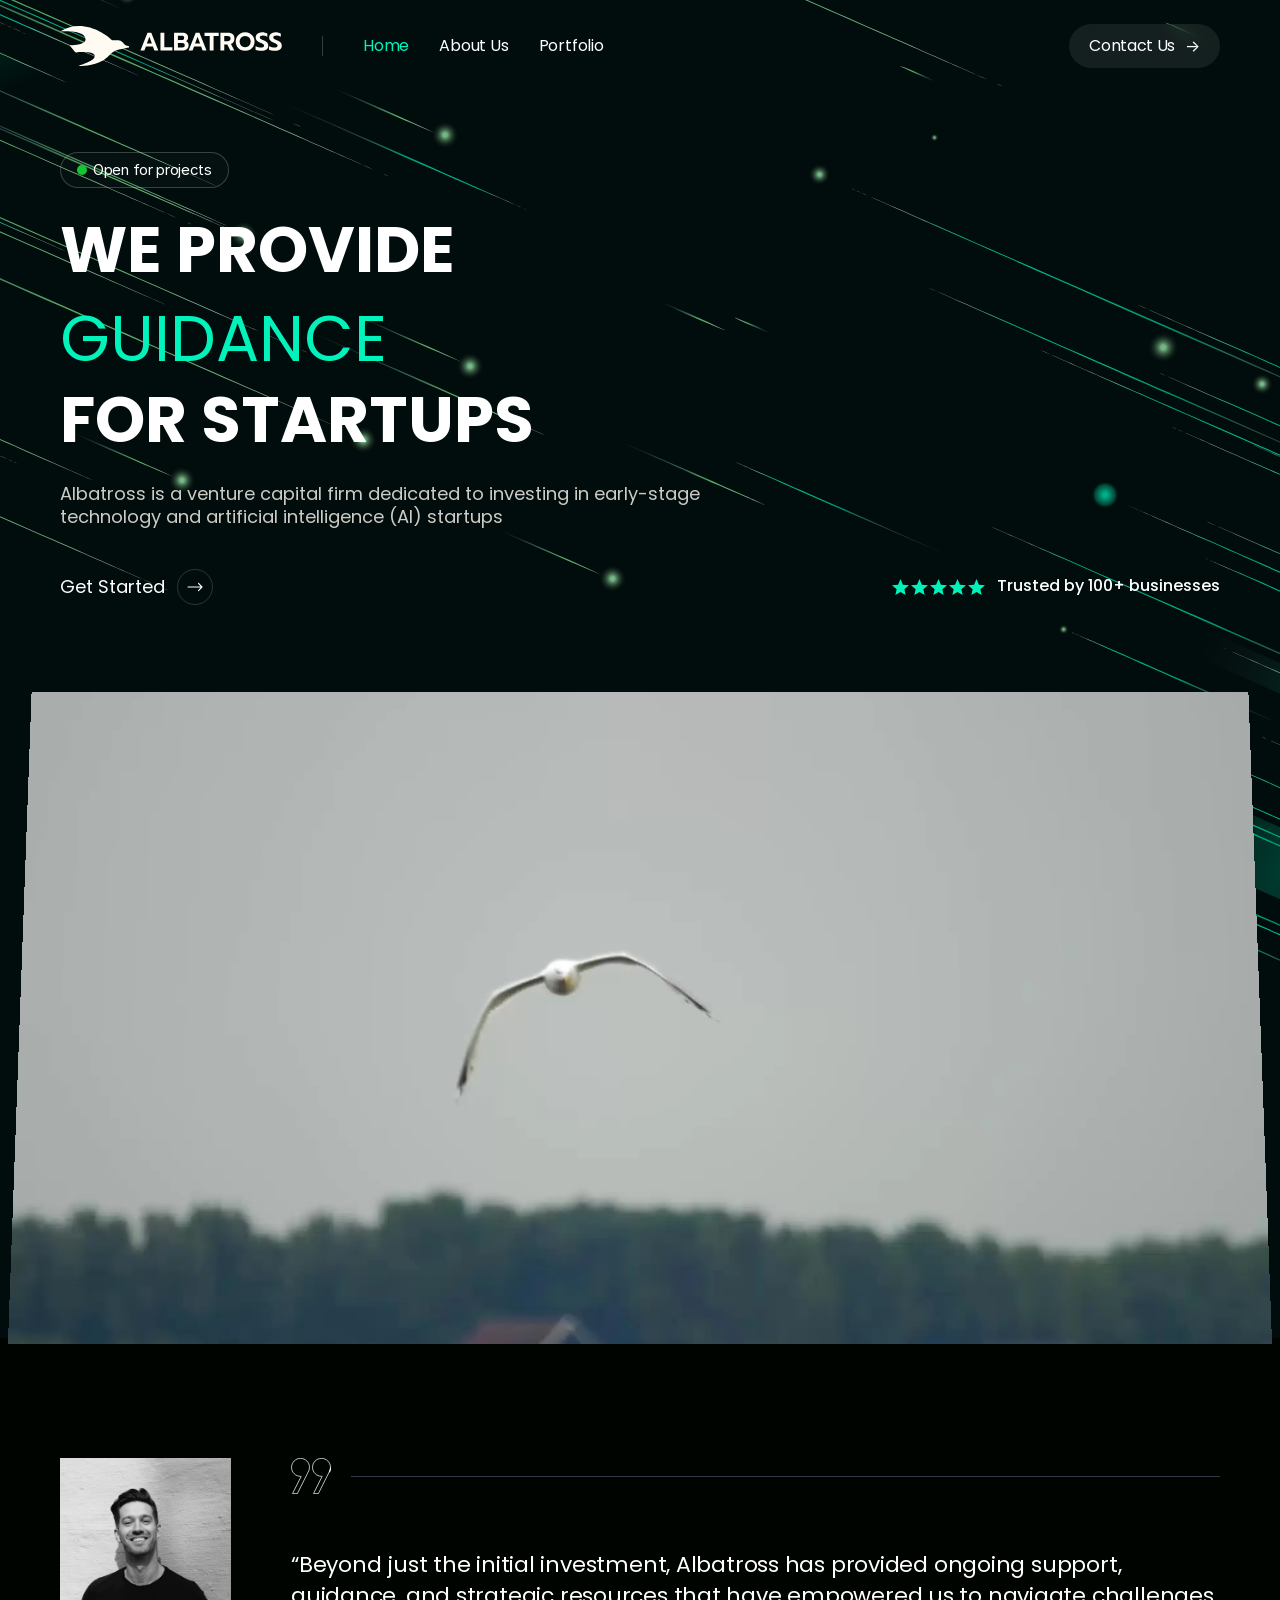
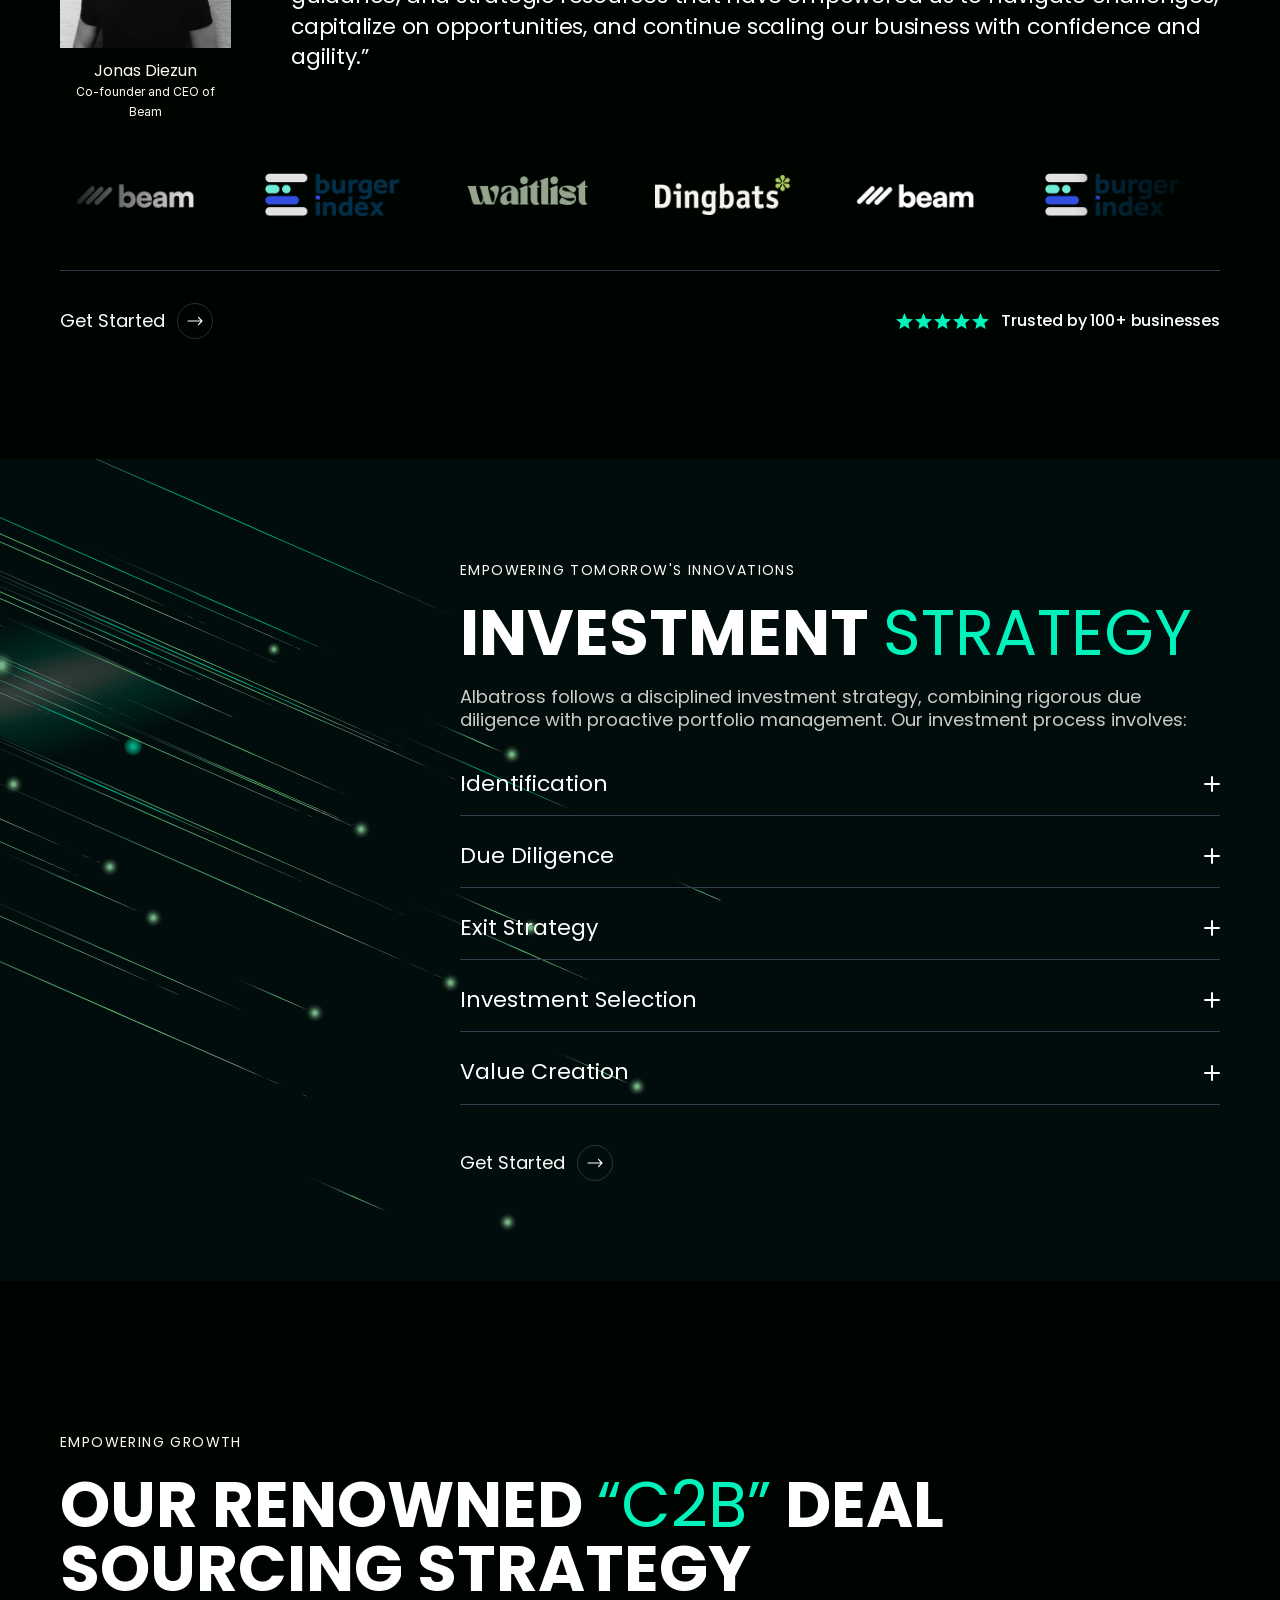
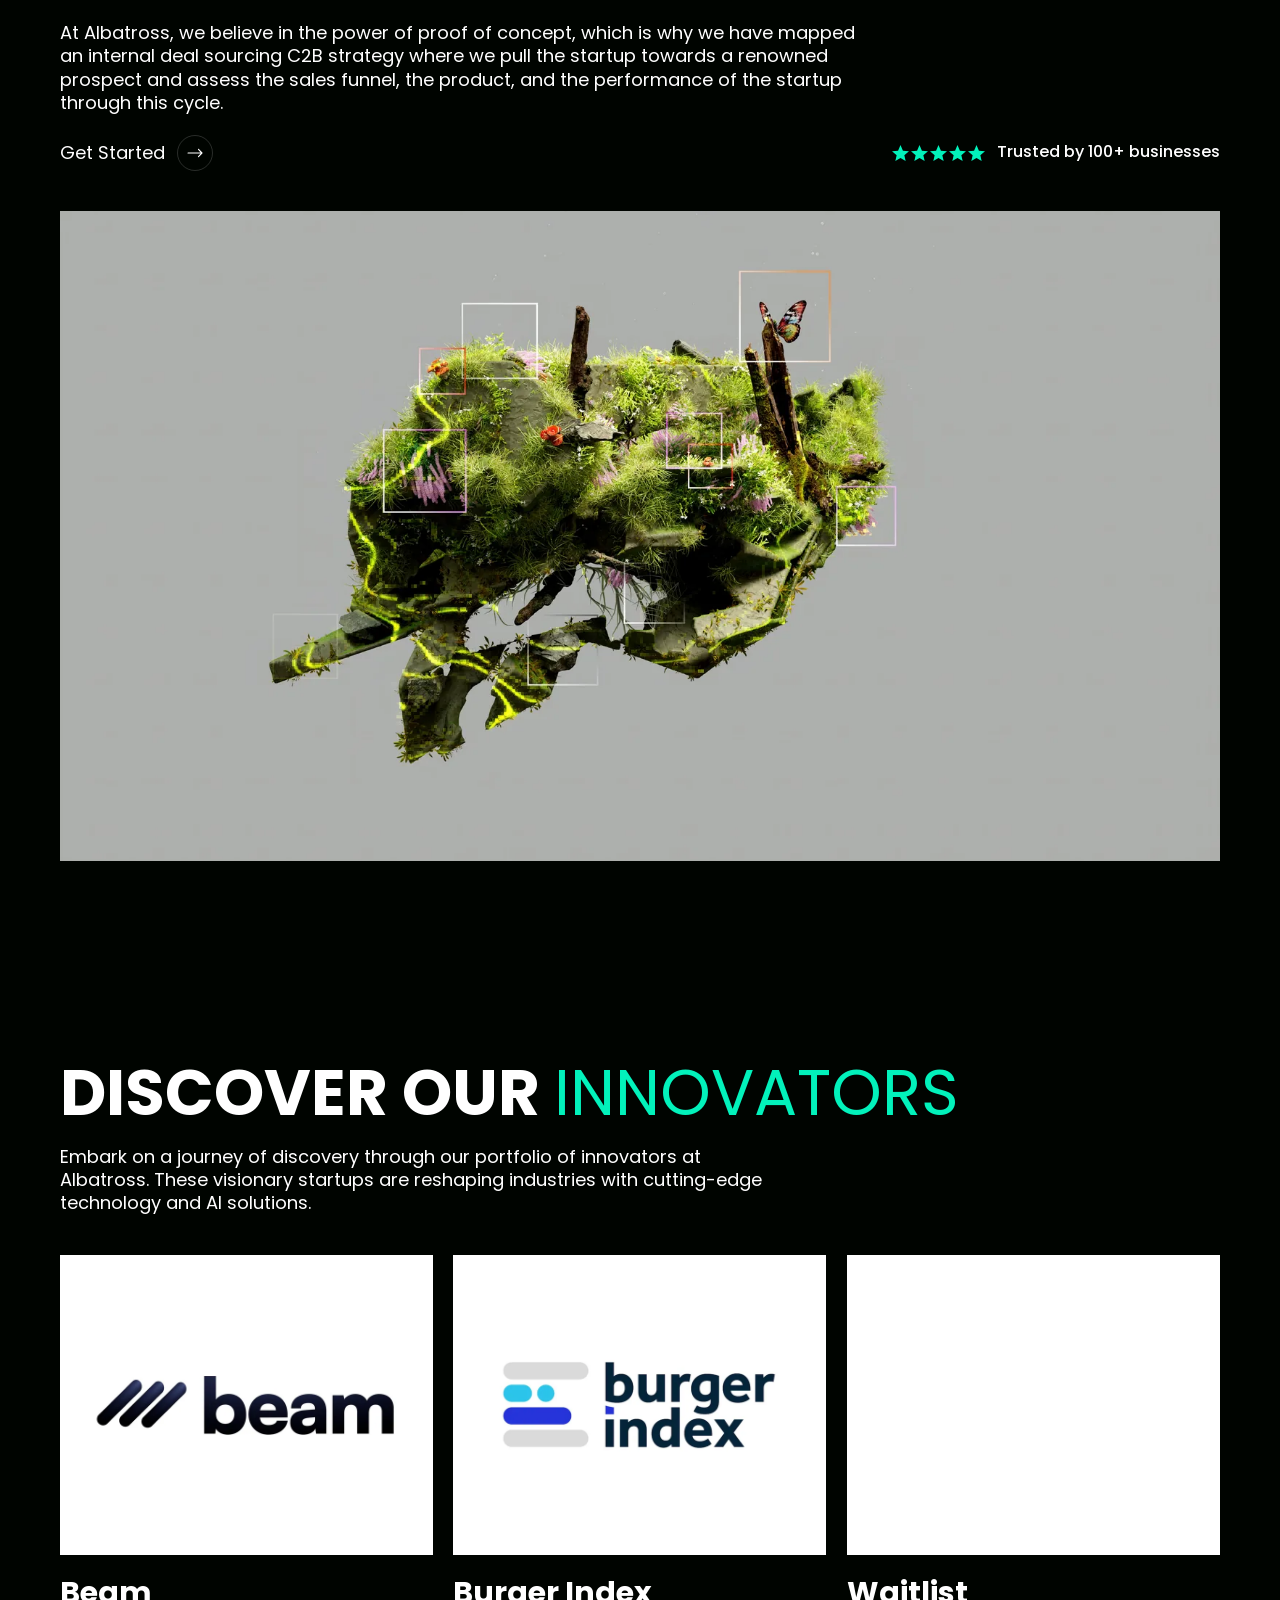
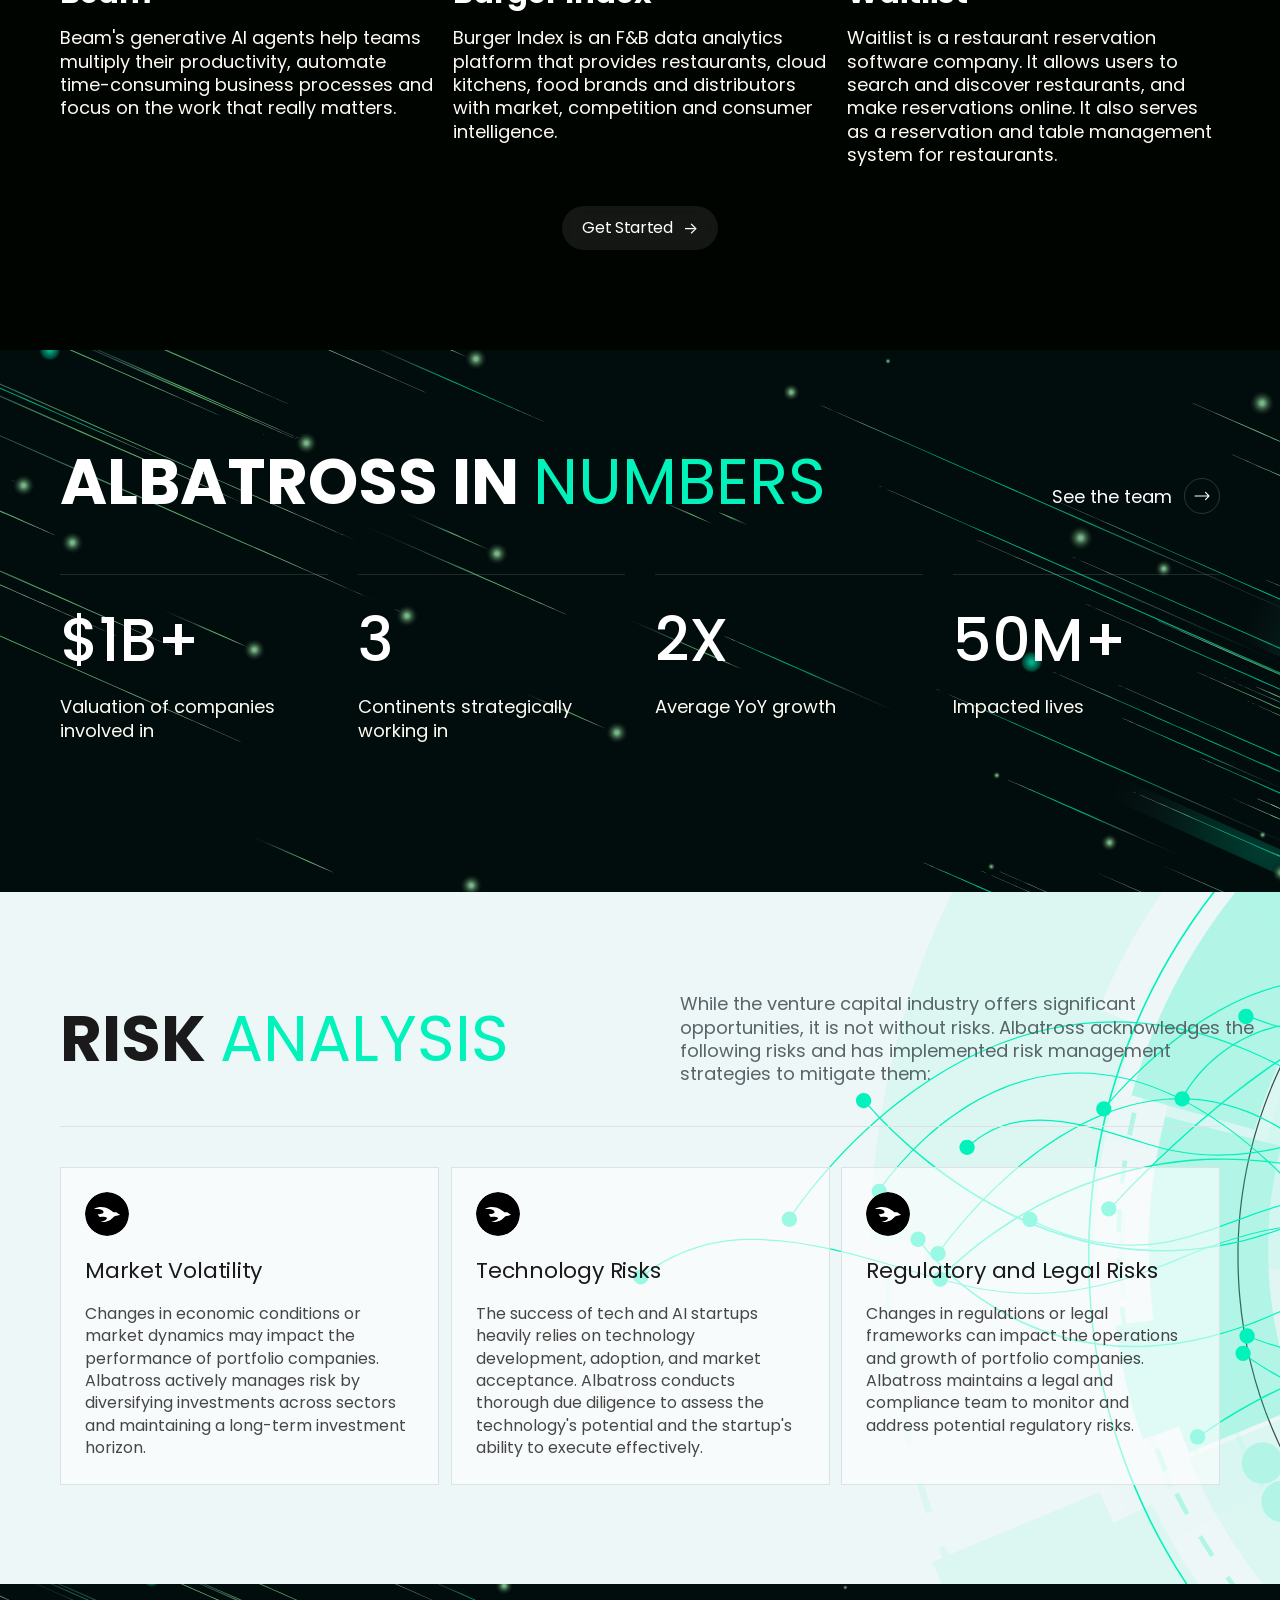
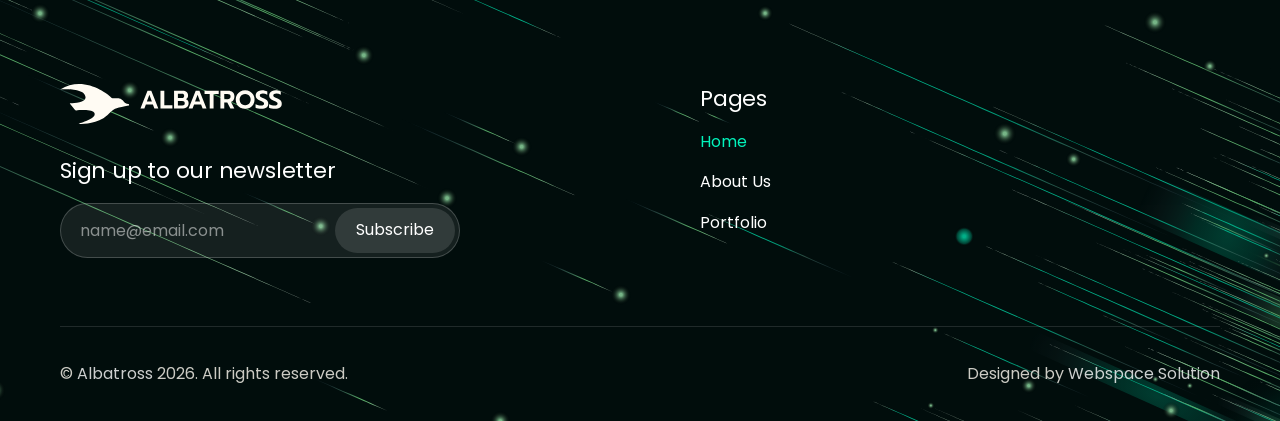
<file: index.html>
<!doctype html>
<html lang="en">
<head>
<meta charset="utf-8">
<meta name="viewport" content="width=device-width, initial-scale=1">
<title>Albatross | Venture capital for early-stage tech and AI startups</title>
<meta name="description" content="Albatross is a venture capital firm dedicated to investing in early-stage technology and artificial intelligence (AI) startups.">
<link rel="canonical" href="https://albatross-cap.com/">
<meta name="theme-color" content="#000400">
<meta property="og:type" content="website">
<meta property="og:site_name" content="Albatross">
<meta property="og:title" content="Albatross | Venture capital for early-stage tech and AI startups">
<meta property="og:description" content="Albatross is a venture capital firm dedicated to investing in early-stage technology and artificial intelligence (AI) startups.">
<meta property="og:url" content="https://albatross-cap.com/">
<meta property="og:image" content="https://albatross-cap.com/og-image.jpg">
<meta property="og:image:width" content="1200">
<meta property="og:image:height" content="630">
<meta name="twitter:card" content="summary_large_image">
<meta name="twitter:title" content="Albatross | Venture capital for early-stage tech and AI startups">
<meta name="twitter:description" content="Albatross is a venture capital firm dedicated to investing in early-stage technology and artificial intelligence (AI) startups.">
<meta name="twitter:image" content="https://albatross-cap.com/og-image.jpg">
<link rel="icon" href="favicon.svg" type="image/svg+xml">
<link rel="icon" href="favicon-48.png" type="image/png" sizes="48x48">
<link rel="apple-touch-icon" href="apple-touch-icon.png">
<link rel="preload" href="assets/fonts/poppins-400.woff2" as="font" type="font/woff2" crossorigin>
<link rel="preload" href="assets/fonts/poppins-700.woff2" as="font" type="font/woff2" crossorigin>
<link rel="stylesheet" href="assets/css/site.css?v=1">
<script>try{if(!sessionStorage.getItem('alb-intro')&&!matchMedia('(prefers-reduced-motion: reduce)').matches){document.documentElement.classList.add('js-intro');sessionStorage.setItem('alb-intro','1')}}catch(e){}</script>
<script src="assets/js/site.js?v=2" defer></script>
<script type="application/ld+json">{"@context":"https://schema.org","@type":"Organization","name":"Albatross","url":"https://albatross-cap.com/","logo":"https://albatross-cap.com/apple-touch-icon.png","description":"Albatross is a venture capital firm dedicated to investing in early-stage technology and artificial intelligence (AI) startups."}</script>
<link rel="preload" href="assets/img/bg-hero.svg" as="image">
</head>
<body class="page-home">
<a class="skip-link" href="#main">Skip to content</a>
<div class="intro" aria-hidden="true"><img src="assets/img/logo.svg" alt="" width="572" height="103"></div>
<svg width="0" height="0" style="position:absolute" aria-hidden="true" focusable="false">
  <symbol id="i-arrow" viewBox="0 0 16 10"><path fill="currentColor" d="M 15.492 4.779 C 15.464 4.71 15.423 4.647 15.372 4.59 L 11.883 0.982 C 11.666 0.758 11.314 0.758 11.097 0.982 C 10.879 1.207 10.879 1.569 11.097 1.799 L 13.637 4.422 L 1.021 4.422 C 0.714 4.422 0.465 4.681 0.465 4.998 C 0.465 5.314 0.714 5.573 1.021 5.573 L 13.637 5.573 L 11.097 8.202 C 10.879 8.427 10.879 8.789 11.097 9.013 C 11.205 9.128 11.348 9.186 11.49 9.186 C 11.632 9.186 11.775 9.128 11.883 9.013 L 15.372 5.406 C 15.423 5.355 15.464 5.291 15.492 5.222 C 15.52 5.153 15.535 5.078 15.535 4.998 C 15.535 4.923 15.52 4.848 15.492 4.779 Z"/></symbol>
  <symbol id="i-stars" viewBox="0 0 93 16"><g fill="#02F2BB"><path transform="translate(0 0)" d="M 8.5 0 L 10.929 5.635 L 17 6.138 L 12.345 10.164 L 13.661 16 L 8.5 12.931 L 3.339 16 L 4.655 10.164 L 0 6.138 L 6.071 5.635 Z"/><path transform="translate(19 0)" d="M 8.5 0 L 10.929 5.635 L 17 6.138 L 12.345 10.164 L 13.661 16 L 8.5 12.931 L 3.339 16 L 4.655 10.164 L 0 6.138 L 6.071 5.635 Z"/><path transform="translate(38 0)" d="M 8.5 0 L 10.929 5.635 L 17 6.138 L 12.345 10.164 L 13.661 16 L 8.5 12.931 L 3.339 16 L 4.655 10.164 L 0 6.138 L 6.071 5.635 Z"/><path transform="translate(57 0)" d="M 8.5 0 L 10.929 5.635 L 17 6.138 L 12.345 10.164 L 13.661 16 L 8.5 12.931 L 3.339 16 L 4.655 10.164 L 0 6.138 L 6.071 5.635 Z"/><path transform="translate(76 0)" d="M 8.5 0 L 10.929 5.635 L 17 6.138 L 12.345 10.164 L 13.661 16 L 8.5 12.931 L 3.339 16 L 4.655 10.164 L 0 6.138 L 6.071 5.635 Z"/></g></symbol>
  <symbol id="i-linkedin" viewBox="0 0 24 24"><path d="M19 3a2 2 0 0 1 2 2v14a2 2 0 0 1-2 2H5a2 2 0 0 1-2-2V5a2 2 0 0 1 2-2h14m-.5 15.5v-5.3a3.26 3.26 0 0 0-3.26-3.26c-.85 0-1.84.52-2.32 1.3v-1.11h-2.79v8.37h2.79v-4.93c0-.77.62-1.4 1.39-1.4a1.4 1.4 0 0 1 1.4 1.4v4.93h2.79M6.88 8.56a1.68 1.68 0 0 0 1.68-1.68c0-.93-.75-1.69-1.68-1.69a1.69 1.69 0 0 0-1.69 1.69c0 .93.76 1.68 1.69 1.68m1.39 9.94v-8.37H5.5v8.37h2.77z"/></symbol>
</svg>
<header class="site-header">
  <nav class="wrap nav" aria-label="Main">
    <div class="nav-left">
      <a class="brand" href="./" aria-label="Albatross, home"><img src="assets/img/logo.svg" alt="Albatross" width="222" height="40"></a>
      <span class="nav-divider" aria-hidden="true"></span>
      <ul class="nav-links"><li><a href="./" aria-current="page">Home</a></li><li><a href="./about-us">About Us</a></li><li><a href="./portfolio">Portfolio</a></li></ul>
    </div>
    <a class="pill-btn" href="./contact-us"><span>Contact Us</span><span class="arrow-text" aria-hidden="true">-&gt;</span></a>
    <button class="menu-btn" type="button" aria-expanded="false" aria-controls="mobile-menu" aria-label="Open menu"><span></span><span></span></button>
  </nav>
  <div class="mobile-menu" id="mobile-menu">
    <ul><li><a href="./" aria-current="page">Home</a></li><li><a href="./about-us">About Us</a></li><li><a href="./portfolio">Portfolio</a></li></ul>
    <a class="pill-btn" href="./contact-us"><span>Contact Us</span><span class="arrow-text" aria-hidden="true">-&gt;</span></a>
  </div>
</header>
<main id="main">
<div class="bg-hero home-top">
  <section class="hero" aria-labelledby="hero-title">
    <div class="wrap hero-content">
      <div class="hero-text">
        <p class="status-pill"><span class="dot" aria-hidden="true"></span>Open for projects</p>
        <h1 class="sr-only" id="hero-title">We provide necessary capital, guidance and industry connections for startups</h1>
        <div class="headline" aria-hidden="true">
          <p class="display">We provide</p>
          <div class="rotator"><div class="slot">
            <span class="word is-active">NECESSARY CAPITAL</span>
            <span class="word">GUIDANCE</span>
            <span class="word">INDUSTRY CONNECTIONS</span>
          </div></div>
          <p class="display">for startups</p>
        </div>
        <p class="lead dim">Albatross is a venture capital firm dedicated to investing in early-stage technology and artificial intelligence (AI) startups</p>
      </div>
      <div class="cta-row">
          <a class="circle-link" href="./contact-us"><span>Get Started</span><span class="circle"><svg aria-hidden="true"><use href="#i-arrow"/></svg></span></a>
          <p class="trusted"><svg aria-hidden="true"><use href="#i-stars"/></svg><span>Trusted by 100+ businesses</span></p>
        </div>
    </div>
    <div class="hero-media">
      <div class="hero-video" data-tilt>
        <video autoplay muted loop playsinline preload="metadata" poster="assets/img/video-poster.webp" aria-label="An albatross in flight">
          <source src="assets/video/albatross-720.mp4" type="video/mp4" media="(max-width: 809px)">
          <source src="assets/video/albatross.mp4" type="video/mp4">
        </video>
      </div>
    </div>
  </section>
</div>

<section class="wrap testimonials reveal reveal-30" aria-label="What founders say">
  <div class="testimonials-inner">
    <div class="quotes" data-rotate="9500">
      <figure class="quote is-active">
        <div class="quote-person"><img src="assets/img/testimonial-jonas-400.webp" alt="Jonas Diezun" width="171" height="190" loading="lazy"><figcaption><p class="name">Jonas Diezun</p><p class="role">Co-founder and CEO of Beam</p></figcaption></div>
        <div class="quote-body"><div class="quote-mark" aria-hidden="true"><img src="assets/img/quote.svg" alt="" width="40" height="36"><span class="rule"></span></div>
          <blockquote>&ldquo;Beyond just the initial investment, Albatross has provided ongoing support, guidance, and strategic resources that have empowered us to navigate challenges, capitalize on opportunities, and continue scaling our business with confidence and agility.&rdquo;</blockquote></div>
      </figure>
      <figure class="quote">
        <div class="quote-person"><img src="assets/img/testimonial-christian-400.webp" alt="Christian Tambeh" width="171" height="190" loading="lazy"><figcaption><p class="name">Christian Tambeh</p><p class="role">Founder of Nineteen Fifty</p></figcaption></div>
        <div class="quote-body"><div class="quote-mark" aria-hidden="true"><img src="assets/img/quote.svg" alt="" width="40" height="36"><span class="rule"></span></div>
          <blockquote>&ldquo;I highly recommend Albatross Capital for their professionalism and meticulous attention to detail. Their team consistently demonstrates thorough due diligence, ensuring every aspect of their work is carefully considered.&rdquo;</blockquote></div>
      </figure>
    </div>
    <div class="ticker" aria-label="Companies we work with"><ul class="ticker-track"><li><img src="assets/img/logo-beam-300.webp" alt="Beam" width="135" height="70" loading="lazy"></li><li><img src="assets/img/logo-burger-index-300.webp" alt="Burger Index" width="135" height="70" loading="lazy"></li><li><img src="assets/img/logo-waitlist-300.webp" alt="Waitlist" width="135" height="70" loading="lazy" class="cover"></li><li><img src="assets/img/logo-dingbats-300.webp" alt="Dingbats*" width="135" height="70" loading="lazy"></li><li aria-hidden="true"><img src="assets/img/logo-beam-300.webp" alt="" width="135" height="70" loading="lazy"></li><li aria-hidden="true"><img src="assets/img/logo-burger-index-300.webp" alt="" width="135" height="70" loading="lazy"></li><li aria-hidden="true"><img src="assets/img/logo-waitlist-300.webp" alt="" width="135" height="70" loading="lazy" class="cover"></li><li aria-hidden="true"><img src="assets/img/logo-dingbats-300.webp" alt="" width="135" height="70" loading="lazy"></li><li aria-hidden="true"><img src="assets/img/logo-beam-300.webp" alt="" width="135" height="70" loading="lazy"></li><li aria-hidden="true"><img src="assets/img/logo-burger-index-300.webp" alt="" width="135" height="70" loading="lazy"></li><li aria-hidden="true"><img src="assets/img/logo-waitlist-300.webp" alt="" width="135" height="70" loading="lazy" class="cover"></li><li aria-hidden="true"><img src="assets/img/logo-dingbats-300.webp" alt="" width="135" height="70" loading="lazy"></li><li aria-hidden="true"><img src="assets/img/logo-beam-300.webp" alt="" width="135" height="70" loading="lazy"></li><li aria-hidden="true"><img src="assets/img/logo-burger-index-300.webp" alt="" width="135" height="70" loading="lazy"></li><li aria-hidden="true"><img src="assets/img/logo-waitlist-300.webp" alt="" width="135" height="70" loading="lazy" class="cover"></li><li aria-hidden="true"><img src="assets/img/logo-dingbats-300.webp" alt="" width="135" height="70" loading="lazy"></li></ul></div>
    <div class="rule-row"><div class="rule" aria-hidden="true"></div><div class="cta-row">
          <a class="circle-link" href="./contact-us"><span>Get Started</span><span class="circle"><svg aria-hidden="true"><use href="#i-arrow"/></svg></span></a>
          <p class="trusted tall"><svg aria-hidden="true"><use href="#i-stars"/></svg><span>Trusted by 100+ businesses</span></p>
        </div></div>
  </div>
</section>

<section class="bg-strategy" aria-labelledby="strategy-title">
  <div class="wrap strategy">
    <div class="strategy-spacer" aria-hidden="true"></div>
    <div class="strategy-body">
      <div class="stack-20">
        <p class="eyebrow">Empowering Tomorrow's Innovations</p>
        <h2 class="display" id="strategy-title">Investment <span class="accent">Strategy</span></h2>
        <p class="lead cream dim">Albatross follows a disciplined investment strategy, combining rigorous due diligence with proactive portfolio management. Our investment process involves:</p>
        <div class="accordion">
            <div class="acc-item">
              <h3><button class="acc-head" type="button" aria-expanded="false" aria-controls="acc-0" id="acc-btn-0"><span>Identification</span><i class="acc-icon" aria-hidden="true"></i></button></h3>
              <div class="acc-panel" id="acc-0" role="region" aria-labelledby="acc-btn-0"><div><p>We leverage our networks, partnerships, and industry expertise to identify promising early-stage tech and AI startups. We actively seek out companies that align with our investment thesis of driving efficiencies through cutting-edge technology.</p></div></div>
            </div>
            <div class="acc-item">
              <h3><button class="acc-head" type="button" aria-expanded="false" aria-controls="acc-1" id="acc-btn-1"><span>Due Diligence</span><i class="acc-icon" aria-hidden="true"></i></button></h3>
              <div class="acc-panel" id="acc-1" role="region" aria-labelledby="acc-btn-1"><div><p>Every opportunity goes through rigorous due diligence. We assess the team, the technology, the market and the business model, and through our C2B approach we test the product with a real prospect to see how the startup sells and performs before we commit.</p></div></div>
            </div>
            <div class="acc-item">
              <h3><button class="acc-head" type="button" aria-expanded="false" aria-controls="acc-2" id="acc-btn-2"><span>Exit Strategy</span><i class="acc-icon" aria-hidden="true"></i></button></h3>
              <div class="acc-panel" id="acc-2" role="region" aria-labelledby="acc-btn-2"><div><p>Albatross works closely with portfolio companies to achieve liquidity events that generate substantial returns for our investors. We explore options such as IPOs, mergers, acquisitions, or secondary market sales to maximize returns and create value for all stakeholders.</p></div></div>
            </div>
            <div class="acc-item">
              <h3><button class="acc-head" type="button" aria-expanded="false" aria-controls="acc-3" id="acc-btn-3"><span>Investment Selection</span><i class="acc-icon" aria-hidden="true"></i></button></h3>
              <div class="acc-panel" id="acc-3" role="region" aria-labelledby="acc-btn-3"><div><p>Based on the due diligence process, Albatross selects companies that demonstrate exceptional potential for growth, scalability, and positive impact within their respective industries. We negotiate investment terms and collaborate with the startup's founders to establish mutual goals and strategies.</p></div></div>
            </div>
            <div class="acc-item">
              <h3><button class="acc-head" type="button" aria-expanded="false" aria-controls="acc-4" id="acc-btn-4"><span>Value Creation</span><i class="acc-icon" aria-hidden="true"></i></button></h3>
              <div class="acc-panel" id="acc-4" role="region" aria-labelledby="acc-btn-4"><div><p>Albatross takes an active approach to portfolio management. We provide strategic guidance and mentorship, industry connections, and operational expertise to the startups we invest in. Our team supports the development of scalable business models, product-market fit, and customer acquisition strategies.</p></div></div>
            </div>
        </div>
      </div>
      <a class="circle-link" href="./contact-us"><span>Get Started</span><span class="circle"><svg aria-hidden="true"><use href="#i-arrow"/></svg></span></a>
    </div>
  </div>
</section>

<section class="wrap c2b" aria-labelledby="c2b-title">
  <div class="stack-20">
    <p class="eyebrow">Empowering Growth</p>
    <h2 class="display" id="c2b-title">Our renowned <span class="accent">&ldquo;C2B&rdquo;</span> Deal Sourcing strategy</h2>
    <p class="lead">At Albatross, we believe in the power of proof of concept, which is why we have mapped an internal deal sourcing C2B strategy where we pull the startup towards a renowned prospect and assess the sales funnel, the product, and the performance of the startup through this cycle.</p>
    <div class="cta-row">
          <a class="circle-link" href="./contact-us"><span>Get Started</span><span class="circle"><svg aria-hidden="true"><use href="#i-arrow"/></svg></span></a>
          <p class="trusted"><svg aria-hidden="true"><use href="#i-stars"/></svg><span>Trusted by 100+ businesses</span></p>
        </div>
  </div>
  <div class="c2b-media"><img src="assets/img/c2b-1600.webp" srcset="assets/img/c2b-960.webp 960w, assets/img/c2b-1600.webp 1600w, assets/img/c2b-2320.webp 2320w" sizes="(max-width: 1199px) 100vw, 1160px" alt="A floating island of moss and stone, connected by glowing lines" width="1600" height="900" loading="lazy" decoding="async"></div>
</section>

<section class="innovators" aria-labelledby="innovators-title">
  <div class="wrap section-head">
    <div class="stack-20">
      <h2 class="display" id="innovators-title">Discover Our <span class="accent">Innovators</span></h2>
      <p class="lead">Embark on a journey of discovery through our portfolio of innovators at Albatross. These visionary startups are reshaping industries with cutting-edge technology and AI solutions.</p>
    </div>
  </div>
  <div class="wrap cards">
    <div class="card-grid">
          <a class="card reveal" href="https://beam.ai" target="_blank" rel="noopener">
            <div class="card-media"><img src="assets/img/card-beam-800.webp" alt="Beam logo" width="800" height="640" loading="lazy" decoding="async"><span class="card-tag">Pre-Seed</span></div>
            <div class="card-text"><h3>Beam</h3><p>Beam's generative AI agents help teams multiply their productivity, automate time-consuming business processes and focus on the work that really matters.</p></div>
          </a>
          <a class="card reveal" href="https://burgerindex.com/" target="_blank" rel="noopener">
            <div class="card-media"><img src="assets/img/card-burger-index-800.webp" alt="Burger Index logo" width="800" height="640" loading="lazy" decoding="async"><span class="card-tag">Pre-Seed</span></div>
            <div class="card-text"><h3>Burger Index</h3><p>Burger Index is an F&amp;B data analytics platform that provides restaurants, cloud kitchens, food brands and distributors with market, competition and consumer intelligence.</p></div>
          </a>
          <a class="card reveal" href="https://waitlistapp.me" target="_blank" rel="noopener">
            <div class="card-media"><img src="assets/img/card-waitlist-800.webp" alt="Waitlist logo" width="800" height="640" loading="lazy" decoding="async"><span class="card-tag">Pre-Seed</span></div>
            <div class="card-text"><h3>Waitlist</h3><p>Waitlist is a restaurant reservation software company. It allows users to search and discover restaurants, and make reservations online. It also serves as a reservation and table management system for restaurants.</p></div>
          </a>
    </div>
  </div>
  <a class="pill-btn" href="./contact-us"><span>Get Started</span><span class="arrow-text" aria-hidden="true">-&gt;</span></a>
</section>

<section class="bg-numbers" aria-labelledby="numbers-title">
  <div class="wrap numbers">
    <div class="numbers-head">
      <h2 class="display" id="numbers-title">Albatross in <span class="accent">Numbers</span></h2>
      <a class="circle-link" href="./about-us"><span>See the team</span><span class="circle"><svg aria-hidden="true"><use href="#i-arrow"/></svg></span></a>
    </div>
    <div class="stats" data-counters>
        <div class="stat"><p class="stat-value" data-count="1" data-prefix="$" data-suffix="B+">$1B+</p><p class="label">Valuation of companies involved in</p></div>
        <div class="stat"><p class="stat-value" data-count="3" data-prefix="" data-suffix="">3</p><p class="label">Continents strategically working in</p></div>
        <div class="stat"><p class="stat-value" data-count="2" data-prefix="" data-suffix="X">2X</p><p class="label">Average YoY growth</p></div>
        <div class="stat"><p class="stat-value" data-count="50" data-prefix="" data-suffix="M+">50M+</p><p class="label">Impacted lives</p></div>
    </div>
  </div>
</section>

<section class="bg-risk" aria-labelledby="risk-title">
  <div class="wrap risk">
    <div class="risk-head">
      <h2 class="display ink" id="risk-title">Risk <span class="accent">Analysis</span></h2>
      <p>While the venture capital industry offers significant opportunities, it is not without risks. Albatross acknowledges the following risks and has implemented risk management strategies to mitigate them:</p>
    </div>
    <div class="rule" aria-hidden="true"></div>
    <div class="risk-grid">
        <article class="risk-card reveal"><img src="assets/img/icon-risk.svg" alt="" width="44" height="44" loading="lazy"><div><h3>Market Volatility</h3><p>Changes in economic conditions or market dynamics may impact the performance of portfolio companies. Albatross actively manages risk by diversifying investments across sectors and maintaining a long-term investment horizon.</p></div></article>
        <article class="risk-card reveal"><img src="assets/img/icon-risk.svg" alt="" width="44" height="44" loading="lazy"><div><h3>Technology Risks</h3><p>The success of tech and AI startups heavily relies on technology development, adoption, and market acceptance. Albatross conducts thorough due diligence to assess the technology's potential and the startup's ability to execute effectively.</p></div></article>
        <article class="risk-card reveal"><img src="assets/img/icon-risk.svg" alt="" width="44" height="44" loading="lazy"><div><h3>Regulatory and Legal Risks</h3><p>Changes in regulations or legal frameworks can impact the operations and growth of portfolio companies. Albatross maintains a legal and compliance team to monitor and address potential regulatory risks.</p></div></article>
    </div>
  </div>
</section>
</main>
<footer class="site-footer">
  <div class="wrap footer-inner">
    <div class="footer-top">
      <div class="footer-col">
        <a class="brand" href="./" aria-label="Albatross, home"><img src="assets/img/logo.svg" alt="Albatross" width="222" height="40" loading="lazy"></a>
        <div class="newsletter">
          <h2 id="newsletter-title">Sign up to our newsletter</h2>
          <form class="newsletter-form js-form" data-kind="newsletter" aria-labelledby="newsletter-title" novalidate>
            <label class="sr-only" for="nl-email-index">Email address</label>
            <input id="nl-email-index" type="email" name="email" placeholder="name@email.com" autocomplete="email" required>
            <input class="hp" type="text" name="_honey" tabindex="-1" autocomplete="off" aria-hidden="true">
            <button type="submit">Subscribe</button>
          </form>
          <p class="form-note" role="status" aria-live="polite"></p>
        </div>
      </div>
      <div class="footer-col footer-pages">
        <h2>Pages</h2>
        <ul><li><a href="./" aria-current="page">Home</a></li><li><a href="./about-us">About Us</a></li><li><a href="./portfolio">Portfolio</a></li></ul>
      </div>
    </div>
    <div class="footer-rule" aria-hidden="true"></div>
    <div class="footer-bottom">
      <p>&copy; <a href="./">Albatross</a> <span data-year>2026</span>. All rights reserved.</p>
      <p>Designed by <a href="https://webspacesolutions.in/" target="_blank" rel="noopener">Webspace Solution</a></p>
    </div>
  </div>
</footer>
</body>
</html>
</file>
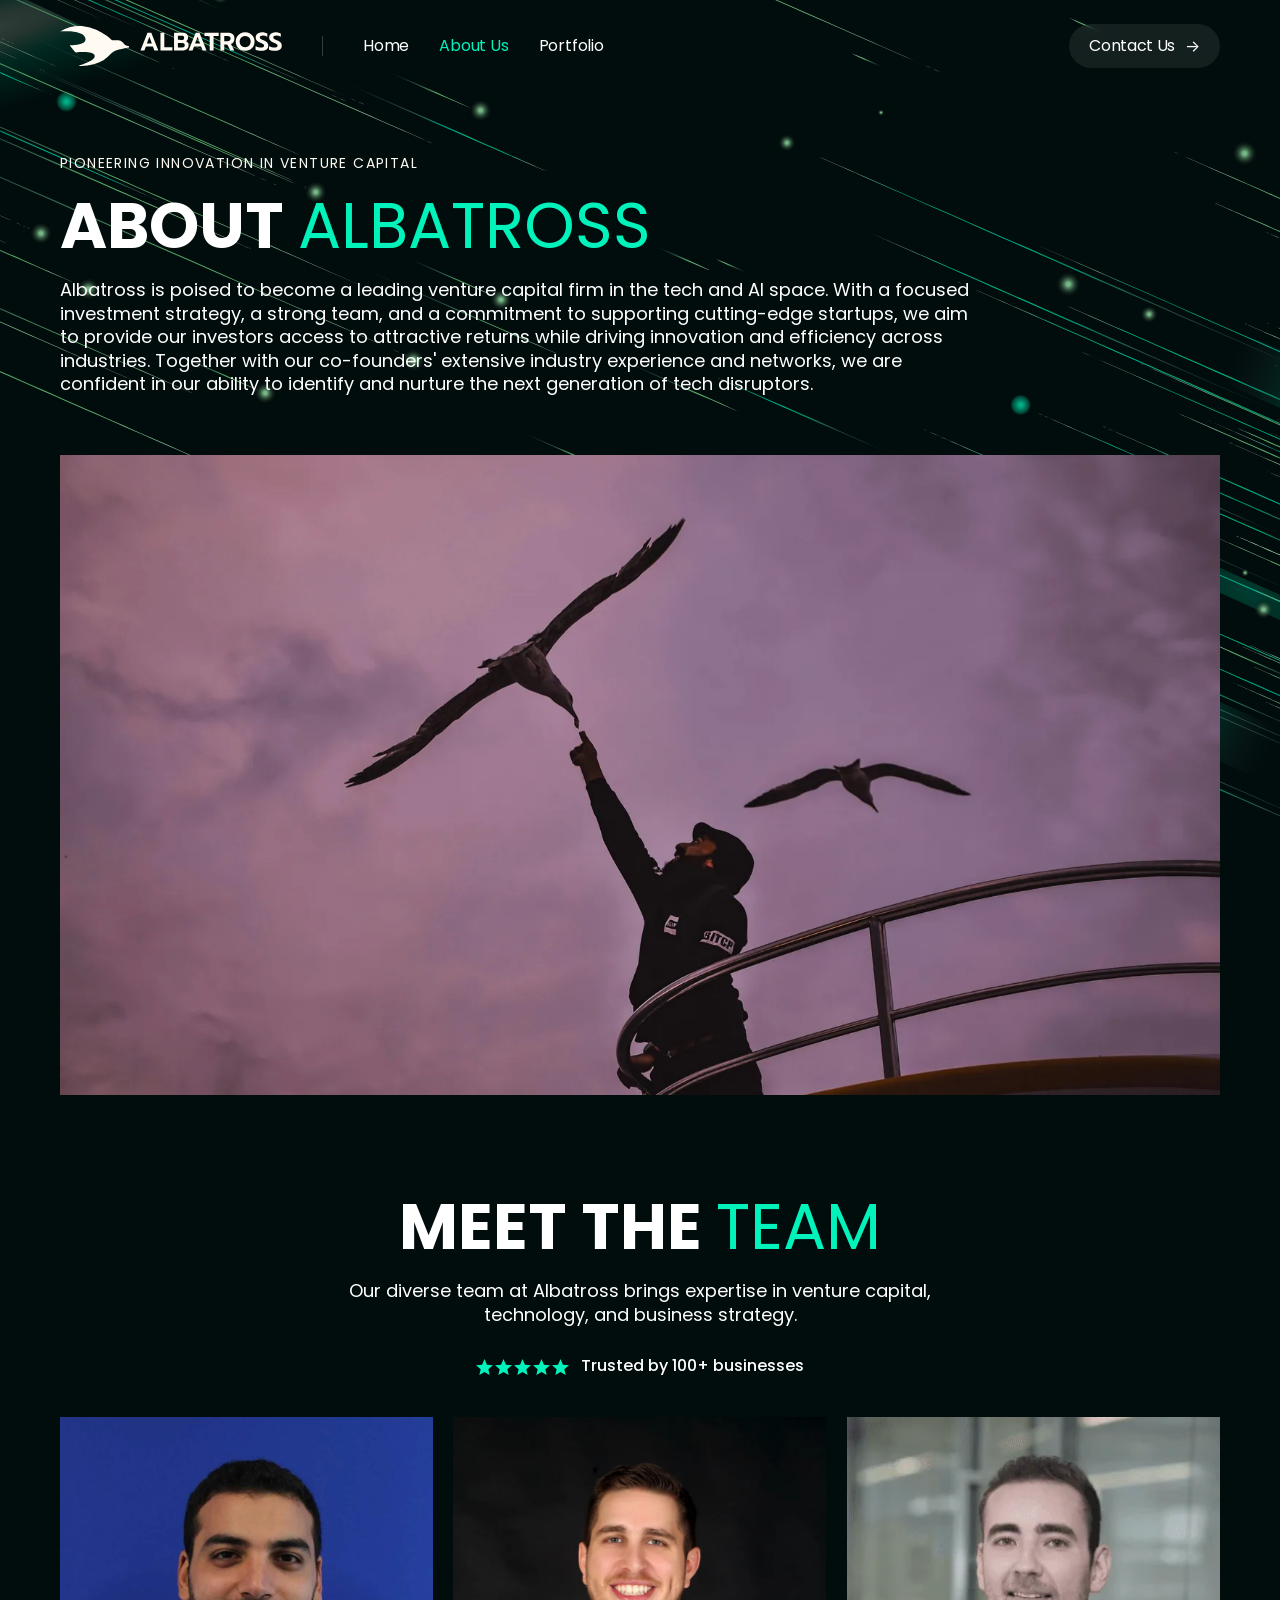
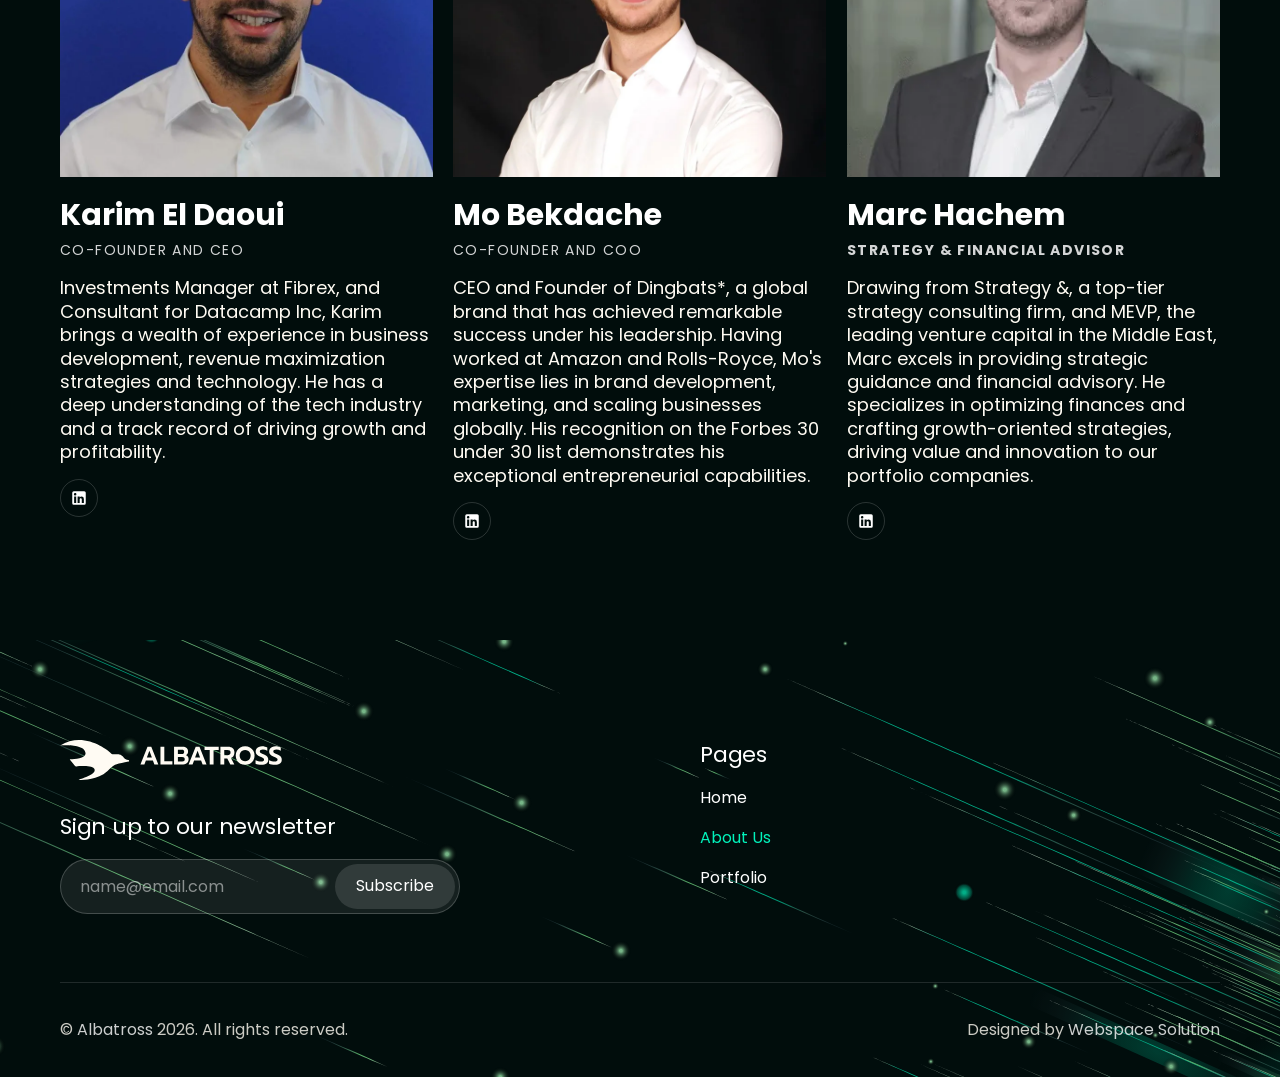
<file: about-us.html>
<!doctype html>
<html lang="en">
<head>
<meta charset="utf-8">
<meta name="viewport" content="width=device-width, initial-scale=1">
<title>About Us | Albatross</title>
<meta name="description" content="Meet the team behind Albatross, a venture capital firm investing in early-stage technology and AI startups.">
<link rel="canonical" href="https://albatross-cap.com/about-us">
<meta name="theme-color" content="#000400">
<meta property="og:type" content="website">
<meta property="og:site_name" content="Albatross">
<meta property="og:title" content="About Us | Albatross">
<meta property="og:description" content="Meet the team behind Albatross, a venture capital firm investing in early-stage technology and AI startups.">
<meta property="og:url" content="https://albatross-cap.com/about-us">
<meta property="og:image" content="https://albatross-cap.com/og-image.jpg">
<meta property="og:image:width" content="1200">
<meta property="og:image:height" content="630">
<meta name="twitter:card" content="summary_large_image">
<meta name="twitter:title" content="About Us | Albatross">
<meta name="twitter:description" content="Meet the team behind Albatross, a venture capital firm investing in early-stage technology and AI startups.">
<meta name="twitter:image" content="https://albatross-cap.com/og-image.jpg">
<link rel="icon" href="favicon.svg" type="image/svg+xml">
<link rel="icon" href="favicon-48.png" type="image/png" sizes="48x48">
<link rel="apple-touch-icon" href="apple-touch-icon.png">
<link rel="preload" href="assets/fonts/poppins-400.woff2" as="font" type="font/woff2" crossorigin>
<link rel="preload" href="assets/fonts/poppins-700.woff2" as="font" type="font/woff2" crossorigin>
<link rel="stylesheet" href="assets/css/site.css?v=1">
<script>try{if(!sessionStorage.getItem('alb-intro')&&!matchMedia('(prefers-reduced-motion: reduce)').matches){document.documentElement.classList.add('js-intro');sessionStorage.setItem('alb-intro','1')}}catch(e){}</script>
<script src="assets/js/site.js?v=2" defer></script>
</head>
<body class="page-about">
<a class="skip-link" href="#main">Skip to content</a>
<div class="intro" aria-hidden="true"><img src="assets/img/logo.svg" alt="" width="572" height="103"></div>
<svg width="0" height="0" style="position:absolute" aria-hidden="true" focusable="false">
  <symbol id="i-arrow" viewBox="0 0 16 10"><path fill="currentColor" d="M 15.492 4.779 C 15.464 4.71 15.423 4.647 15.372 4.59 L 11.883 0.982 C 11.666 0.758 11.314 0.758 11.097 0.982 C 10.879 1.207 10.879 1.569 11.097 1.799 L 13.637 4.422 L 1.021 4.422 C 0.714 4.422 0.465 4.681 0.465 4.998 C 0.465 5.314 0.714 5.573 1.021 5.573 L 13.637 5.573 L 11.097 8.202 C 10.879 8.427 10.879 8.789 11.097 9.013 C 11.205 9.128 11.348 9.186 11.49 9.186 C 11.632 9.186 11.775 9.128 11.883 9.013 L 15.372 5.406 C 15.423 5.355 15.464 5.291 15.492 5.222 C 15.52 5.153 15.535 5.078 15.535 4.998 C 15.535 4.923 15.52 4.848 15.492 4.779 Z"/></symbol>
  <symbol id="i-stars" viewBox="0 0 93 16"><g fill="#02F2BB"><path transform="translate(0 0)" d="M 8.5 0 L 10.929 5.635 L 17 6.138 L 12.345 10.164 L 13.661 16 L 8.5 12.931 L 3.339 16 L 4.655 10.164 L 0 6.138 L 6.071 5.635 Z"/><path transform="translate(19 0)" d="M 8.5 0 L 10.929 5.635 L 17 6.138 L 12.345 10.164 L 13.661 16 L 8.5 12.931 L 3.339 16 L 4.655 10.164 L 0 6.138 L 6.071 5.635 Z"/><path transform="translate(38 0)" d="M 8.5 0 L 10.929 5.635 L 17 6.138 L 12.345 10.164 L 13.661 16 L 8.5 12.931 L 3.339 16 L 4.655 10.164 L 0 6.138 L 6.071 5.635 Z"/><path transform="translate(57 0)" d="M 8.5 0 L 10.929 5.635 L 17 6.138 L 12.345 10.164 L 13.661 16 L 8.5 12.931 L 3.339 16 L 4.655 10.164 L 0 6.138 L 6.071 5.635 Z"/><path transform="translate(76 0)" d="M 8.5 0 L 10.929 5.635 L 17 6.138 L 12.345 10.164 L 13.661 16 L 8.5 12.931 L 3.339 16 L 4.655 10.164 L 0 6.138 L 6.071 5.635 Z"/></g></symbol>
  <symbol id="i-linkedin" viewBox="0 0 24 24"><path d="M19 3a2 2 0 0 1 2 2v14a2 2 0 0 1-2 2H5a2 2 0 0 1-2-2V5a2 2 0 0 1 2-2h14m-.5 15.5v-5.3a3.26 3.26 0 0 0-3.26-3.26c-.85 0-1.84.52-2.32 1.3v-1.11h-2.79v8.37h2.79v-4.93c0-.77.62-1.4 1.39-1.4a1.4 1.4 0 0 1 1.4 1.4v4.93h2.79M6.88 8.56a1.68 1.68 0 0 0 1.68-1.68c0-.93-.75-1.69-1.68-1.69a1.69 1.69 0 0 0-1.69 1.69c0 .93.76 1.68 1.69 1.68m1.39 9.94v-8.37H5.5v8.37h2.77z"/></symbol>
</svg>
<header class="site-header">
  <nav class="wrap nav" aria-label="Main">
    <div class="nav-left">
      <a class="brand" href="./" aria-label="Albatross, home"><img src="assets/img/logo.svg" alt="Albatross" width="222" height="40"></a>
      <span class="nav-divider" aria-hidden="true"></span>
      <ul class="nav-links"><li><a href="./">Home</a></li><li><a href="./about-us" aria-current="page">About Us</a></li><li><a href="./portfolio">Portfolio</a></li></ul>
    </div>
    <a class="pill-btn" href="./contact-us"><span>Contact Us</span><span class="arrow-text" aria-hidden="true">-&gt;</span></a>
    <button class="menu-btn" type="button" aria-expanded="false" aria-controls="mobile-menu" aria-label="Open menu"><span></span><span></span></button>
  </nav>
  <div class="mobile-menu" id="mobile-menu">
    <ul><li><a href="./">Home</a></li><li><a href="./about-us" aria-current="page">About Us</a></li><li><a href="./portfolio">Portfolio</a></li></ul>
    <a class="pill-btn" href="./contact-us"><span>Contact Us</span><span class="arrow-text" aria-hidden="true">-&gt;</span></a>
  </div>
</header>
<main id="main">
<div class="bg-hero">
  <section class="wrap page-hero" aria-labelledby="about-title">
    <div class="stack-20">
      <p class="eyebrow">Pioneering Innovation in Venture Capital</p>
      <h1 class="display" id="about-title">About <span class="accent">Albatross</span></h1>
      <p class="lead">Albatross is poised to become a leading venture capital firm in the tech and AI space. With a focused investment strategy, a strong team, and a commitment to supporting cutting-edge startups, we aim to provide our investors access to attractive returns while driving innovation and efficiency across industries. Together with our co-founders' extensive industry experience and networks, we are confident in our ability to identify and nurture the next generation of tech disruptors.</p>
    </div>
  </section>
  <div class="wrap">
    <div class="about-media"><img src="assets/img/about-hero-1600.webp" srcset="assets/img/about-hero-960.webp 960w, assets/img/about-hero-1600.webp 1600w, assets/img/about-hero-2320.webp 2320w" sizes="(max-width: 1199px) 100vw, 1160px" alt="A person on a ship's deck reaching up to a gull in flight against a violet sky" width="1600" height="1067" fetchpriority="high"></div>
  </div>
</div>
<section class="wrap" aria-labelledby="team-title">
  <div class="team-head">
    <div class="stack-20" style="align-items:center">
      <h2 class="display" id="team-title">Meet the <span class="accent">Team</span></h2>
      <p class="lead">Our diverse team at Albatross brings expertise in venture capital, technology, and business strategy.</p>
    </div>
    <p class="trusted"><svg aria-hidden="true"><use href="#i-stars"/></svg><span>Trusted by 100+ businesses</span></p>
  </div>
  <div class="team-grid">
      <article class="member reveal">
        <img class="" src="assets/img/team-karim-800.webp" alt="Karim El Daoui" width="373" height="360" loading="lazy" decoding="async">
        <div class="member-text">
          <div class="member-name"><h3 class="h2-like">Karim El Daoui</h3><p>Co-founder and CEO</p></div>
          <p>Investments Manager at Fibrex, and Consultant for Datacamp Inc, Karim brings a wealth of experience in business development, revenue maximization strategies and technology. He has a deep understanding of the tech industry and a track record of driving growth and profitability.</p>
          <a class="icon-btn" href="https://www.linkedin.com/in/karimeldaoui/" target="_blank" rel="noopener" aria-label="Karim El Daoui on LinkedIn"><svg aria-hidden="true"><use href="#i-linkedin"/></svg></a>
        </div>
      </article>
      <article class="member reveal">
        <img class="" src="assets/img/team-mo-800.webp" alt="Mo Bekdache" width="373" height="360" loading="lazy" decoding="async">
        <div class="member-text">
          <div class="member-name"><h3 class="h2-like">Mo Bekdache</h3><p>Co-founder and COO</p></div>
          <p>CEO and Founder of Dingbats*, a global brand that has achieved remarkable success under his leadership. Having worked at Amazon and Rolls-Royce, Mo's expertise lies in brand development, marketing, and scaling businesses globally. His recognition on the Forbes 30 under 30 list demonstrates his exceptional entrepreneurial capabilities.</p>
          <a class="icon-btn" href="https://www.linkedin.com/in/mobekdache/" target="_blank" rel="noopener" aria-label="Mo Bekdache on LinkedIn"><svg aria-hidden="true"><use href="#i-linkedin"/></svg></a>
        </div>
      </article>
      <article class="member reveal">
        <img class="center" src="assets/img/team-marc-382.webp" alt="Marc Hachem" width="373" height="360" loading="lazy" decoding="async">
        <div class="member-text">
          <div class="member-name"><h3 class="h2-like">Marc Hachem</h3><p class="bold">Strategy &amp; Financial Advisor</p></div>
          <p>Drawing from Strategy &amp;, a top-tier strategy consulting firm, and MEVP, the leading venture capital in the Middle East, Marc excels in providing strategic guidance and financial advisory. He specializes in optimizing finances and crafting growth-oriented strategies, driving value and innovation to our portfolio companies.</p>
          <a class="icon-btn" href="https://www.linkedin.com/in/marc-hachem-843981105/" target="_blank" rel="noopener" aria-label="Marc Hachem on LinkedIn"><svg aria-hidden="true"><use href="#i-linkedin"/></svg></a>
        </div>
      </article>
  </div>
</section>
</main>
<footer class="site-footer">
  <div class="wrap footer-inner">
    <div class="footer-top">
      <div class="footer-col">
        <a class="brand" href="./" aria-label="Albatross, home"><img src="assets/img/logo.svg" alt="Albatross" width="222" height="40" loading="lazy"></a>
        <div class="newsletter">
          <h2 id="newsletter-title">Sign up to our newsletter</h2>
          <form class="newsletter-form js-form" data-kind="newsletter" aria-labelledby="newsletter-title" novalidate>
            <label class="sr-only" for="nl-email-about-us">Email address</label>
            <input id="nl-email-about-us" type="email" name="email" placeholder="name@email.com" autocomplete="email" required>
            <input class="hp" type="text" name="_honey" tabindex="-1" autocomplete="off" aria-hidden="true">
            <button type="submit">Subscribe</button>
          </form>
          <p class="form-note" role="status" aria-live="polite"></p>
        </div>
      </div>
      <div class="footer-col footer-pages">
        <h2>Pages</h2>
        <ul><li><a href="./">Home</a></li><li><a href="./about-us" aria-current="page">About Us</a></li><li><a href="./portfolio">Portfolio</a></li></ul>
      </div>
    </div>
    <div class="footer-rule" aria-hidden="true"></div>
    <div class="footer-bottom">
      <p>&copy; <a href="./">Albatross</a> <span data-year>2026</span>. All rights reserved.</p>
      <p>Designed by <a href="https://webspacesolutions.in/" target="_blank" rel="noopener">Webspace Solution</a></p>
    </div>
  </div>
</footer>
</body>
</html>
</file>
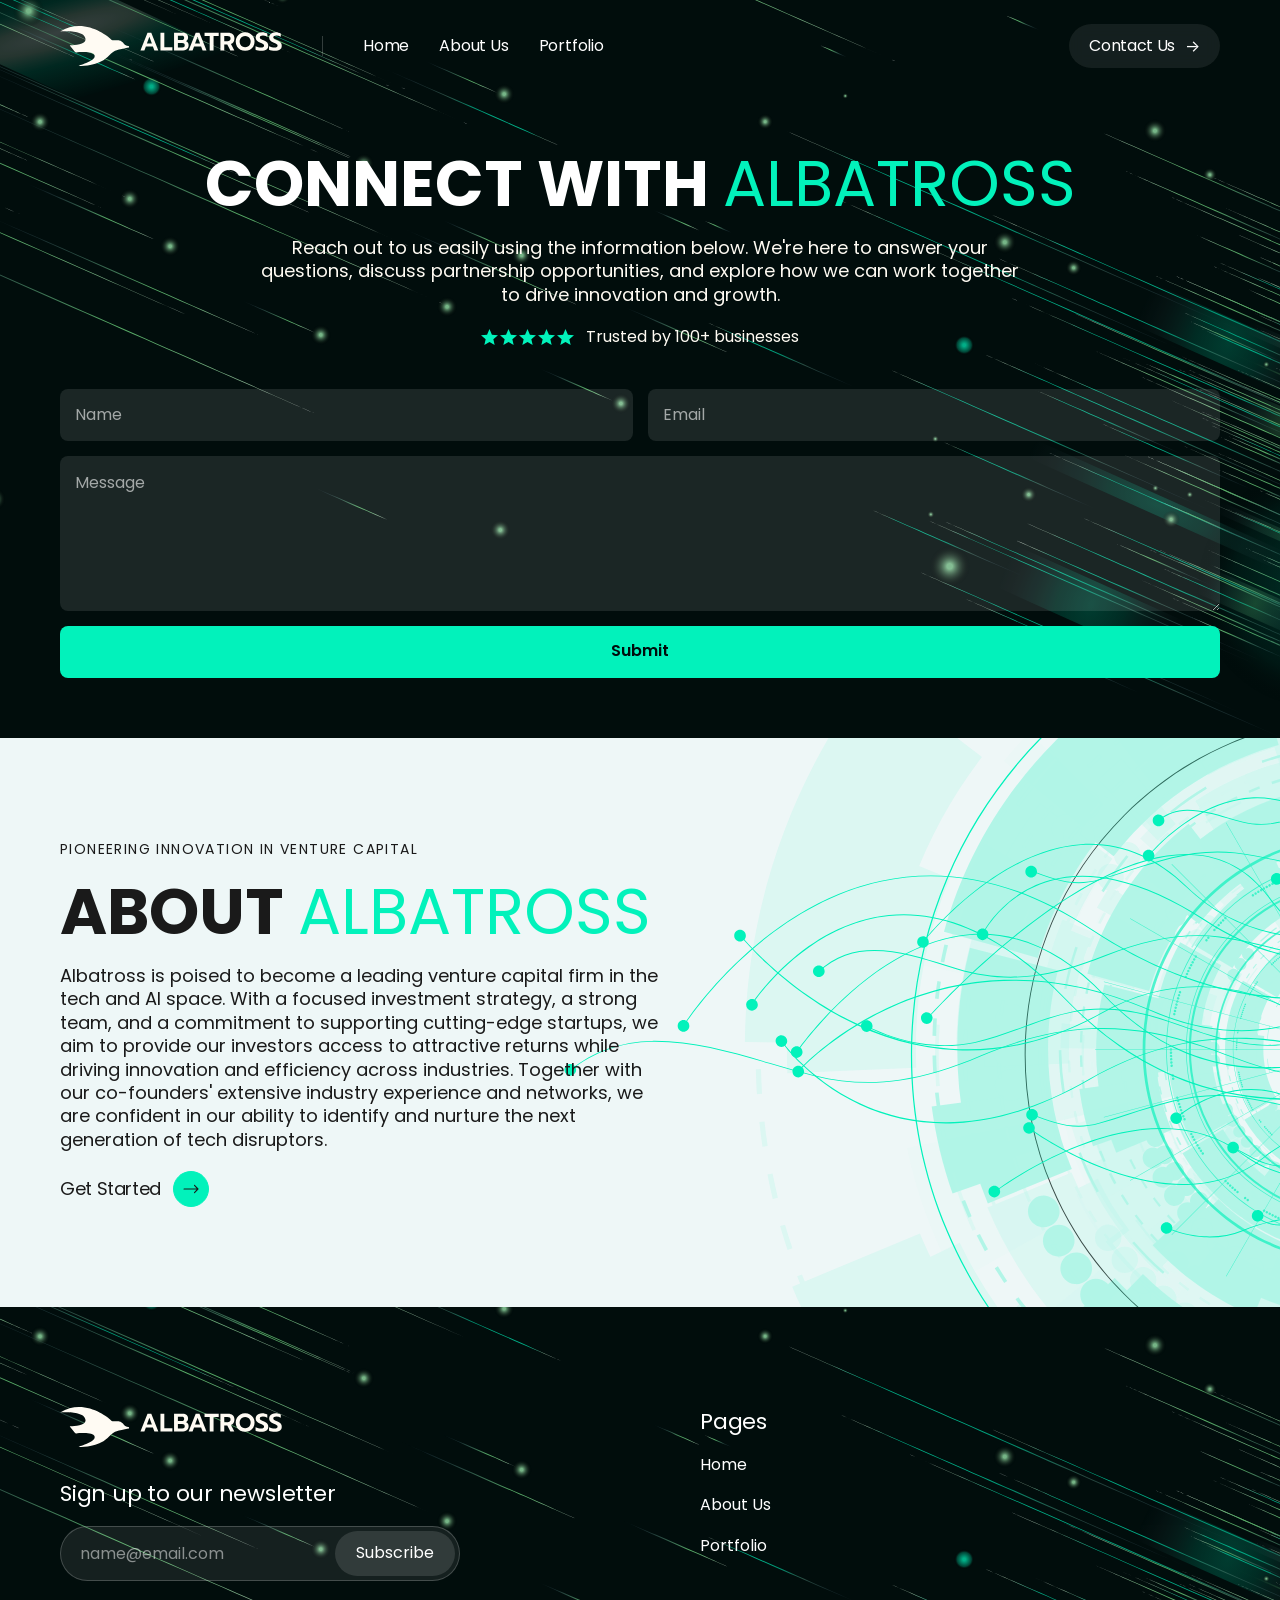
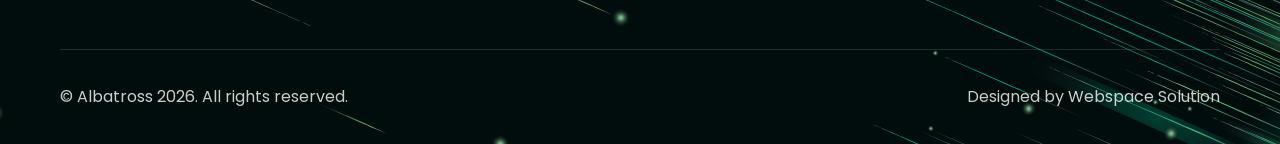
<file: contact-us.html>
<!doctype html>
<html lang="en">
<head>
<meta charset="utf-8">
<meta name="viewport" content="width=device-width, initial-scale=1">
<title>Contact Us | Albatross</title>
<meta name="description" content="Get in touch with Albatross to ask a question, discuss partnership opportunities or explore how we can work together.">
<link rel="canonical" href="https://albatross-cap.com/contact-us">
<meta name="theme-color" content="#000400">
<meta property="og:type" content="website">
<meta property="og:site_name" content="Albatross">
<meta property="og:title" content="Contact Us | Albatross">
<meta property="og:description" content="Get in touch with Albatross to ask a question, discuss partnership opportunities or explore how we can work together.">
<meta property="og:url" content="https://albatross-cap.com/contact-us">
<meta property="og:image" content="https://albatross-cap.com/og-image.jpg">
<meta property="og:image:width" content="1200">
<meta property="og:image:height" content="630">
<meta name="twitter:card" content="summary_large_image">
<meta name="twitter:title" content="Contact Us | Albatross">
<meta name="twitter:description" content="Get in touch with Albatross to ask a question, discuss partnership opportunities or explore how we can work together.">
<meta name="twitter:image" content="https://albatross-cap.com/og-image.jpg">
<link rel="icon" href="favicon.svg" type="image/svg+xml">
<link rel="icon" href="favicon-48.png" type="image/png" sizes="48x48">
<link rel="apple-touch-icon" href="apple-touch-icon.png">
<link rel="preload" href="assets/fonts/poppins-400.woff2" as="font" type="font/woff2" crossorigin>
<link rel="preload" href="assets/fonts/poppins-700.woff2" as="font" type="font/woff2" crossorigin>
<link rel="stylesheet" href="assets/css/site.css?v=1">
<script>try{if(!sessionStorage.getItem('alb-intro')&&!matchMedia('(prefers-reduced-motion: reduce)').matches){document.documentElement.classList.add('js-intro');sessionStorage.setItem('alb-intro','1')}}catch(e){}</script>
<script src="assets/js/site.js?v=2" defer></script>
</head>
<body class="page-contact">
<a class="skip-link" href="#main">Skip to content</a>
<div class="intro" aria-hidden="true"><img src="assets/img/logo.svg" alt="" width="572" height="103"></div>
<svg width="0" height="0" style="position:absolute" aria-hidden="true" focusable="false">
  <symbol id="i-arrow" viewBox="0 0 16 10"><path fill="currentColor" d="M 15.492 4.779 C 15.464 4.71 15.423 4.647 15.372 4.59 L 11.883 0.982 C 11.666 0.758 11.314 0.758 11.097 0.982 C 10.879 1.207 10.879 1.569 11.097 1.799 L 13.637 4.422 L 1.021 4.422 C 0.714 4.422 0.465 4.681 0.465 4.998 C 0.465 5.314 0.714 5.573 1.021 5.573 L 13.637 5.573 L 11.097 8.202 C 10.879 8.427 10.879 8.789 11.097 9.013 C 11.205 9.128 11.348 9.186 11.49 9.186 C 11.632 9.186 11.775 9.128 11.883 9.013 L 15.372 5.406 C 15.423 5.355 15.464 5.291 15.492 5.222 C 15.52 5.153 15.535 5.078 15.535 4.998 C 15.535 4.923 15.52 4.848 15.492 4.779 Z"/></symbol>
  <symbol id="i-stars" viewBox="0 0 93 16"><g fill="#02F2BB"><path transform="translate(0 0)" d="M 8.5 0 L 10.929 5.635 L 17 6.138 L 12.345 10.164 L 13.661 16 L 8.5 12.931 L 3.339 16 L 4.655 10.164 L 0 6.138 L 6.071 5.635 Z"/><path transform="translate(19 0)" d="M 8.5 0 L 10.929 5.635 L 17 6.138 L 12.345 10.164 L 13.661 16 L 8.5 12.931 L 3.339 16 L 4.655 10.164 L 0 6.138 L 6.071 5.635 Z"/><path transform="translate(38 0)" d="M 8.5 0 L 10.929 5.635 L 17 6.138 L 12.345 10.164 L 13.661 16 L 8.5 12.931 L 3.339 16 L 4.655 10.164 L 0 6.138 L 6.071 5.635 Z"/><path transform="translate(57 0)" d="M 8.5 0 L 10.929 5.635 L 17 6.138 L 12.345 10.164 L 13.661 16 L 8.5 12.931 L 3.339 16 L 4.655 10.164 L 0 6.138 L 6.071 5.635 Z"/><path transform="translate(76 0)" d="M 8.5 0 L 10.929 5.635 L 17 6.138 L 12.345 10.164 L 13.661 16 L 8.5 12.931 L 3.339 16 L 4.655 10.164 L 0 6.138 L 6.071 5.635 Z"/></g></symbol>
  <symbol id="i-linkedin" viewBox="0 0 24 24"><path d="M19 3a2 2 0 0 1 2 2v14a2 2 0 0 1-2 2H5a2 2 0 0 1-2-2V5a2 2 0 0 1 2-2h14m-.5 15.5v-5.3a3.26 3.26 0 0 0-3.26-3.26c-.85 0-1.84.52-2.32 1.3v-1.11h-2.79v8.37h2.79v-4.93c0-.77.62-1.4 1.39-1.4a1.4 1.4 0 0 1 1.4 1.4v4.93h2.79M6.88 8.56a1.68 1.68 0 0 0 1.68-1.68c0-.93-.75-1.69-1.68-1.69a1.69 1.69 0 0 0-1.69 1.69c0 .93.76 1.68 1.69 1.68m1.39 9.94v-8.37H5.5v8.37h2.77z"/></symbol>
</svg>
<header class="site-header">
  <nav class="wrap nav" aria-label="Main">
    <div class="nav-left">
      <a class="brand" href="./" aria-label="Albatross, home"><img src="assets/img/logo.svg" alt="Albatross" width="222" height="40"></a>
      <span class="nav-divider" aria-hidden="true"></span>
      <ul class="nav-links"><li><a href="./">Home</a></li><li><a href="./about-us">About Us</a></li><li><a href="./portfolio">Portfolio</a></li></ul>
    </div>
    <a class="pill-btn" href="./contact-us"><span>Contact Us</span><span class="arrow-text" aria-hidden="true">-&gt;</span></a>
    <button class="menu-btn" type="button" aria-expanded="false" aria-controls="mobile-menu" aria-label="Open menu"><span></span><span></span></button>
  </nav>
  <div class="mobile-menu" id="mobile-menu">
    <ul><li><a href="./">Home</a></li><li><a href="./about-us">About Us</a></li><li><a href="./portfolio">Portfolio</a></li></ul>
    <a class="pill-btn" href="./contact-us"><span>Contact Us</span><span class="arrow-text" aria-hidden="true">-&gt;</span></a>
  </div>
</header>
<main id="main">
<div class="bg-hero">
  <section class="wrap contact-hero" aria-labelledby="contact-title">
    <div class="contact-head">
      <h1 class="display" id="contact-title">Connect with <span class="accent">Albatross</span></h1>
      <p class="lead">Reach out to us easily using the information below. We're here to answer your questions, discuss partnership opportunities, and explore how we can work together to drive innovation and growth.</p>
      <p class="trusted light"><svg aria-hidden="true"><use href="#i-stars"/></svg><span>Trusted by 100+ businesses</span></p>
    </div>
    <form class="contact-form js-form" data-kind="contact" novalidate>
      <div class="row">
        <label class="field"><span class="sr-only">Name</span><input type="text" name="name" placeholder="Name" autocomplete="name" required></label>
        <label class="field"><span class="sr-only">Email</span><input type="email" name="email" placeholder="Email" autocomplete="email" required></label>
      </div>
      <label class="field"><span class="sr-only">Message</span><textarea name="message" placeholder="Message" required></textarea></label>
      <input class="hp" type="text" name="_honey" tabindex="-1" autocomplete="off" aria-hidden="true">
      <button type="submit">Submit</button>
      <p class="form-note" role="status" aria-live="polite"></p>
    </form>
  </section>
</div>
<section class="bg-about-cta" aria-labelledby="about-cta-title">
  <div class="wrap about-cta">
    <p class="eyebrow">Pioneering Innovation in Venture Capital</p>
    <h2 class="display ink" id="about-cta-title">About <span class="accent">Albatross</span></h2>
    <p class="lead">Albatross is poised to become a leading venture capital firm in the tech and AI space. With a focused investment strategy, a strong team, and a commitment to supporting cutting-edge startups, we aim to provide our investors access to attractive returns while driving innovation and efficiency across industries. Together with our co-founders' extensive industry experience and networks, we are confident in our ability to identify and nurture the next generation of tech disruptors.</p>
    <a class="circle-link on-light" href="./contact-us"><span>Get Started</span><span class="circle"><svg aria-hidden="true"><use href="#i-arrow"/></svg></span></a>
  </div>
</section>
</main>
<footer class="site-footer">
  <div class="wrap footer-inner">
    <div class="footer-top">
      <div class="footer-col">
        <a class="brand" href="./" aria-label="Albatross, home"><img src="assets/img/logo.svg" alt="Albatross" width="222" height="40" loading="lazy"></a>
        <div class="newsletter">
          <h2 id="newsletter-title">Sign up to our newsletter</h2>
          <form class="newsletter-form js-form" data-kind="newsletter" aria-labelledby="newsletter-title" novalidate>
            <label class="sr-only" for="nl-email-contact-us">Email address</label>
            <input id="nl-email-contact-us" type="email" name="email" placeholder="name@email.com" autocomplete="email" required>
            <input class="hp" type="text" name="_honey" tabindex="-1" autocomplete="off" aria-hidden="true">
            <button type="submit">Subscribe</button>
          </form>
          <p class="form-note" role="status" aria-live="polite"></p>
        </div>
      </div>
      <div class="footer-col footer-pages">
        <h2>Pages</h2>
        <ul><li><a href="./">Home</a></li><li><a href="./about-us">About Us</a></li><li><a href="./portfolio">Portfolio</a></li></ul>
      </div>
    </div>
    <div class="footer-rule" aria-hidden="true"></div>
    <div class="footer-bottom">
      <p>&copy; <a href="./">Albatross</a> <span data-year>2026</span>. All rights reserved.</p>
      <p>Designed by <a href="https://webspacesolutions.in/" target="_blank" rel="noopener">Webspace Solution</a></p>
    </div>
  </div>
</footer>
</body>
</html>
</file>
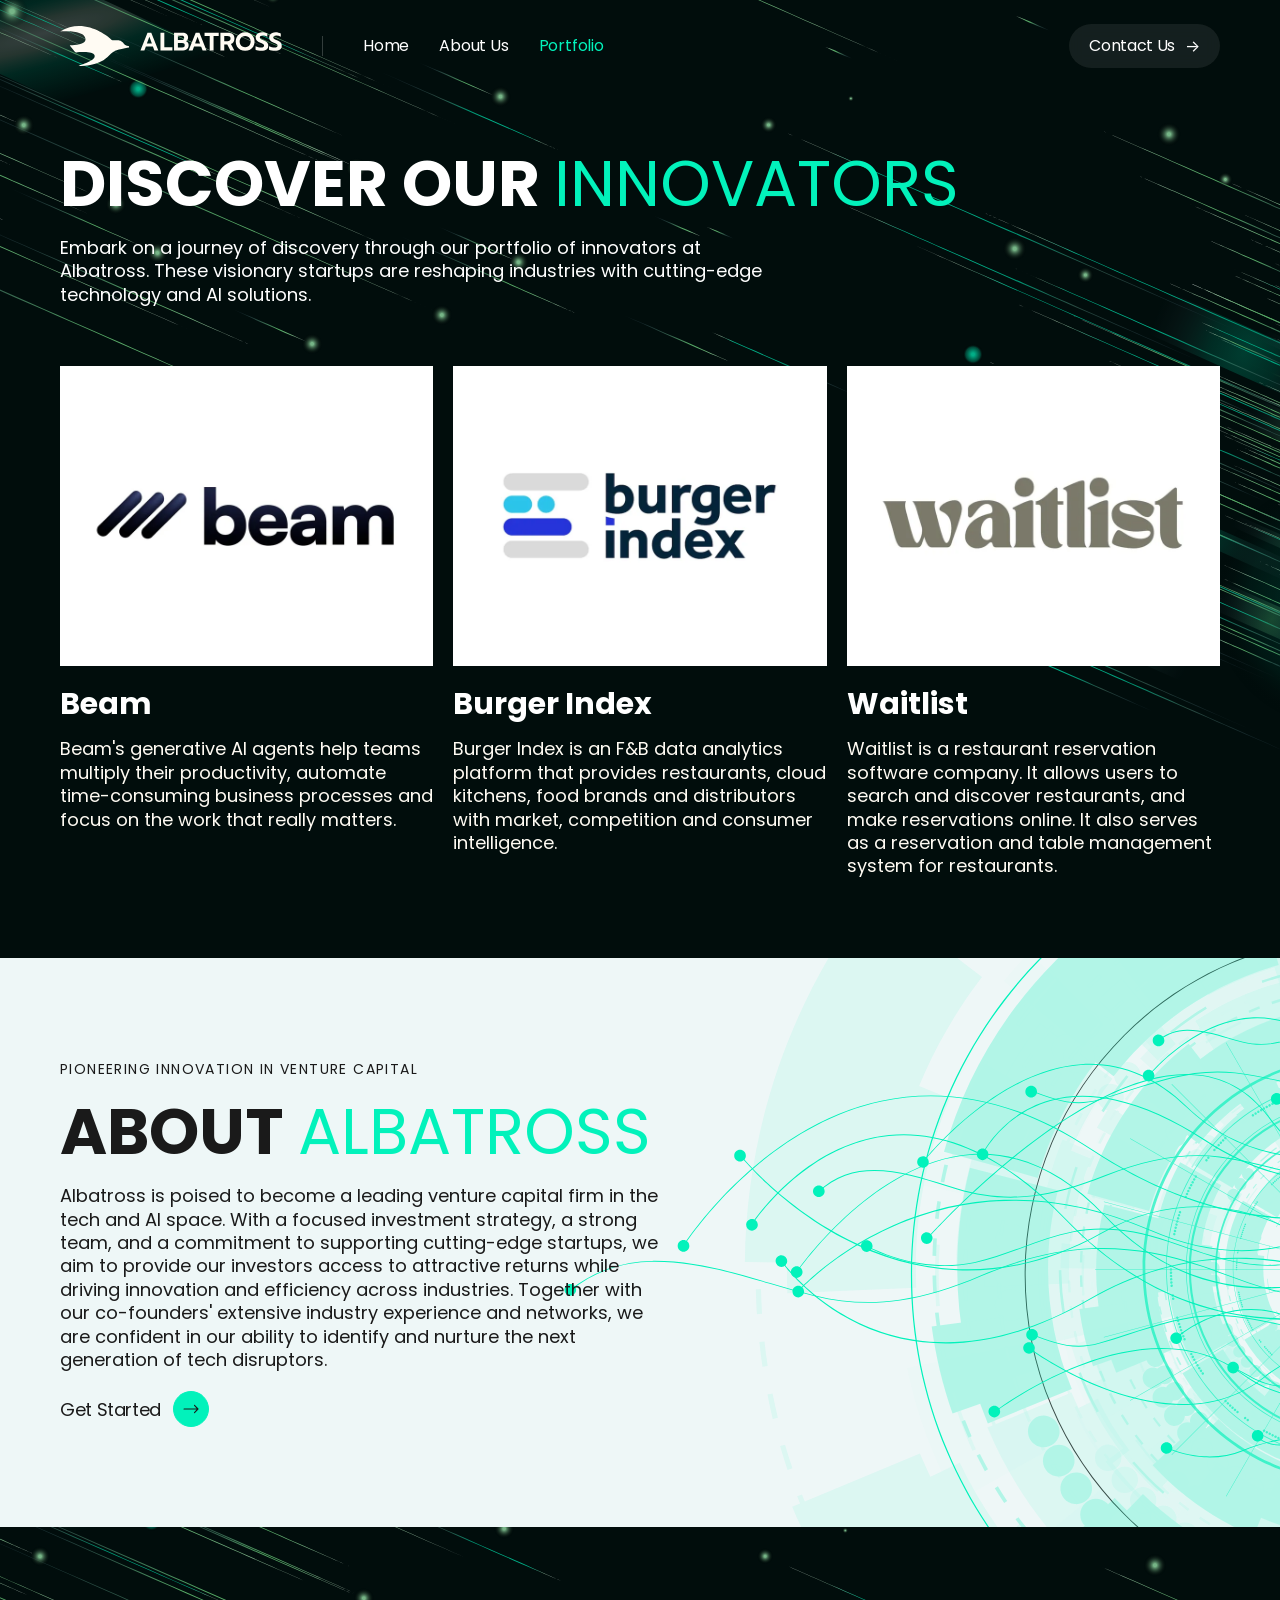
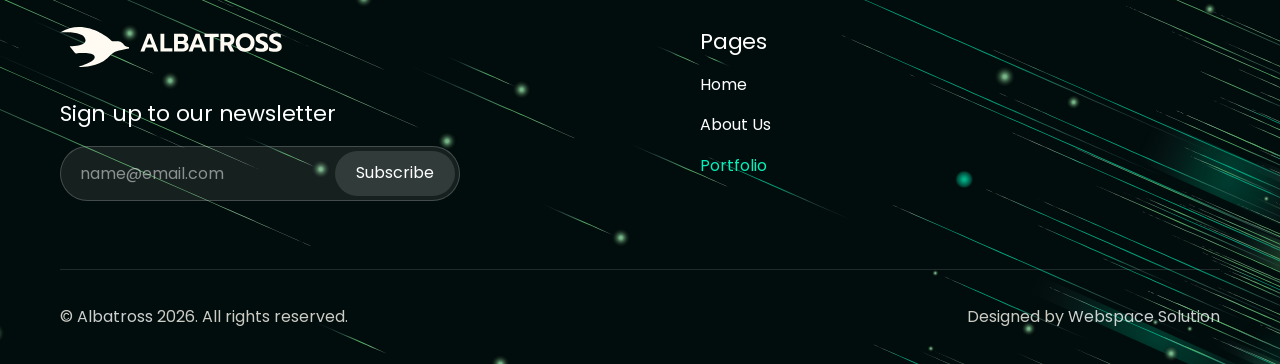
<file: portfolio.html>
<!doctype html>
<html lang="en">
<head>
<meta charset="utf-8">
<meta name="viewport" content="width=device-width, initial-scale=1">
<title>Portfolio | Albatross</title>
<meta name="description" content="Discover the startups in the Albatross portfolio: Beam, Burger Index and Waitlist.">
<link rel="canonical" href="https://albatross-cap.com/portfolio">
<meta name="theme-color" content="#000400">
<meta property="og:type" content="website">
<meta property="og:site_name" content="Albatross">
<meta property="og:title" content="Portfolio | Albatross">
<meta property="og:description" content="Discover the startups in the Albatross portfolio: Beam, Burger Index and Waitlist.">
<meta property="og:url" content="https://albatross-cap.com/portfolio">
<meta property="og:image" content="https://albatross-cap.com/og-image.jpg">
<meta property="og:image:width" content="1200">
<meta property="og:image:height" content="630">
<meta name="twitter:card" content="summary_large_image">
<meta name="twitter:title" content="Portfolio | Albatross">
<meta name="twitter:description" content="Discover the startups in the Albatross portfolio: Beam, Burger Index and Waitlist.">
<meta name="twitter:image" content="https://albatross-cap.com/og-image.jpg">
<link rel="icon" href="favicon.svg" type="image/svg+xml">
<link rel="icon" href="favicon-48.png" type="image/png" sizes="48x48">
<link rel="apple-touch-icon" href="apple-touch-icon.png">
<link rel="preload" href="assets/fonts/poppins-400.woff2" as="font" type="font/woff2" crossorigin>
<link rel="preload" href="assets/fonts/poppins-700.woff2" as="font" type="font/woff2" crossorigin>
<link rel="stylesheet" href="assets/css/site.css?v=1">
<script>try{if(!sessionStorage.getItem('alb-intro')&&!matchMedia('(prefers-reduced-motion: reduce)').matches){document.documentElement.classList.add('js-intro');sessionStorage.setItem('alb-intro','1')}}catch(e){}</script>
<script src="assets/js/site.js?v=2" defer></script>
</head>
<body class="page-portfolio">
<a class="skip-link" href="#main">Skip to content</a>
<div class="intro" aria-hidden="true"><img src="assets/img/logo.svg" alt="" width="572" height="103"></div>
<svg width="0" height="0" style="position:absolute" aria-hidden="true" focusable="false">
  <symbol id="i-arrow" viewBox="0 0 16 10"><path fill="currentColor" d="M 15.492 4.779 C 15.464 4.71 15.423 4.647 15.372 4.59 L 11.883 0.982 C 11.666 0.758 11.314 0.758 11.097 0.982 C 10.879 1.207 10.879 1.569 11.097 1.799 L 13.637 4.422 L 1.021 4.422 C 0.714 4.422 0.465 4.681 0.465 4.998 C 0.465 5.314 0.714 5.573 1.021 5.573 L 13.637 5.573 L 11.097 8.202 C 10.879 8.427 10.879 8.789 11.097 9.013 C 11.205 9.128 11.348 9.186 11.49 9.186 C 11.632 9.186 11.775 9.128 11.883 9.013 L 15.372 5.406 C 15.423 5.355 15.464 5.291 15.492 5.222 C 15.52 5.153 15.535 5.078 15.535 4.998 C 15.535 4.923 15.52 4.848 15.492 4.779 Z"/></symbol>
  <symbol id="i-stars" viewBox="0 0 93 16"><g fill="#02F2BB"><path transform="translate(0 0)" d="M 8.5 0 L 10.929 5.635 L 17 6.138 L 12.345 10.164 L 13.661 16 L 8.5 12.931 L 3.339 16 L 4.655 10.164 L 0 6.138 L 6.071 5.635 Z"/><path transform="translate(19 0)" d="M 8.5 0 L 10.929 5.635 L 17 6.138 L 12.345 10.164 L 13.661 16 L 8.5 12.931 L 3.339 16 L 4.655 10.164 L 0 6.138 L 6.071 5.635 Z"/><path transform="translate(38 0)" d="M 8.5 0 L 10.929 5.635 L 17 6.138 L 12.345 10.164 L 13.661 16 L 8.5 12.931 L 3.339 16 L 4.655 10.164 L 0 6.138 L 6.071 5.635 Z"/><path transform="translate(57 0)" d="M 8.5 0 L 10.929 5.635 L 17 6.138 L 12.345 10.164 L 13.661 16 L 8.5 12.931 L 3.339 16 L 4.655 10.164 L 0 6.138 L 6.071 5.635 Z"/><path transform="translate(76 0)" d="M 8.5 0 L 10.929 5.635 L 17 6.138 L 12.345 10.164 L 13.661 16 L 8.5 12.931 L 3.339 16 L 4.655 10.164 L 0 6.138 L 6.071 5.635 Z"/></g></symbol>
  <symbol id="i-linkedin" viewBox="0 0 24 24"><path d="M19 3a2 2 0 0 1 2 2v14a2 2 0 0 1-2 2H5a2 2 0 0 1-2-2V5a2 2 0 0 1 2-2h14m-.5 15.5v-5.3a3.26 3.26 0 0 0-3.26-3.26c-.85 0-1.84.52-2.32 1.3v-1.11h-2.79v8.37h2.79v-4.93c0-.77.62-1.4 1.39-1.4a1.4 1.4 0 0 1 1.4 1.4v4.93h2.79M6.88 8.56a1.68 1.68 0 0 0 1.68-1.68c0-.93-.75-1.69-1.68-1.69a1.69 1.69 0 0 0-1.69 1.69c0 .93.76 1.68 1.69 1.68m1.39 9.94v-8.37H5.5v8.37h2.77z"/></symbol>
</svg>
<header class="site-header">
  <nav class="wrap nav" aria-label="Main">
    <div class="nav-left">
      <a class="brand" href="./" aria-label="Albatross, home"><img src="assets/img/logo.svg" alt="Albatross" width="222" height="40"></a>
      <span class="nav-divider" aria-hidden="true"></span>
      <ul class="nav-links"><li><a href="./">Home</a></li><li><a href="./about-us">About Us</a></li><li><a href="./portfolio" aria-current="page">Portfolio</a></li></ul>
    </div>
    <a class="pill-btn" href="./contact-us"><span>Contact Us</span><span class="arrow-text" aria-hidden="true">-&gt;</span></a>
    <button class="menu-btn" type="button" aria-expanded="false" aria-controls="mobile-menu" aria-label="Open menu"><span></span><span></span></button>
  </nav>
  <div class="mobile-menu" id="mobile-menu">
    <ul><li><a href="./">Home</a></li><li><a href="./about-us">About Us</a></li><li><a href="./portfolio" aria-current="page">Portfolio</a></li></ul>
    <a class="pill-btn" href="./contact-us"><span>Contact Us</span><span class="arrow-text" aria-hidden="true">-&gt;</span></a>
  </div>
</header>
<main id="main">
<div class="bg-hero">
  <section class="wrap portfolio-hero" aria-labelledby="portfolio-title">
    <div class="stack-20">
      <h1 class="display" id="portfolio-title">Discover Our <span class="accent">Innovators</span></h1>
      <p class="lead" style="max-width:710px">Embark on a journey of discovery through our portfolio of innovators at Albatross. These visionary startups are reshaping industries with cutting-edge technology and AI solutions.</p>
    </div>
    <div class="card-grid">
          <a class="card" href="https://beam.ai" target="_blank" rel="noopener">
            <div class="card-media"><img src="assets/img/card-beam-800.webp" alt="Beam logo" width="800" height="640" loading="lazy" decoding="async"><span class="card-tag">Pre-Seed</span></div>
            <div class="card-text"><h2>Beam</h2><p>Beam's generative AI agents help teams multiply their productivity, automate time-consuming business processes and focus on the work that really matters.</p></div>
          </a>
          <a class="card" href="https://burgerindex.com/" target="_blank" rel="noopener">
            <div class="card-media"><img src="assets/img/card-burger-index-800.webp" alt="Burger Index logo" width="800" height="640" loading="lazy" decoding="async"><span class="card-tag">Pre-Seed</span></div>
            <div class="card-text"><h2>Burger Index</h2><p>Burger Index is an F&amp;B data analytics platform that provides restaurants, cloud kitchens, food brands and distributors with market, competition and consumer intelligence.</p></div>
          </a>
          <a class="card" href="https://waitlistapp.me" target="_blank" rel="noopener">
            <div class="card-media"><img src="assets/img/card-waitlist-800.webp" alt="Waitlist logo" width="800" height="640" loading="lazy" decoding="async"><span class="card-tag">Pre-Seed</span></div>
            <div class="card-text"><h2>Waitlist</h2><p>Waitlist is a restaurant reservation software company. It allows users to search and discover restaurants, and make reservations online. It also serves as a reservation and table management system for restaurants.</p></div>
          </a>
    </div>
  </section>
</div>
<section class="bg-about-cta" aria-labelledby="about-cta-title">
  <div class="wrap about-cta">
    <p class="eyebrow">Pioneering Innovation in Venture Capital</p>
    <h2 class="display ink" id="about-cta-title">About <span class="accent">Albatross</span></h2>
    <p class="lead">Albatross is poised to become a leading venture capital firm in the tech and AI space. With a focused investment strategy, a strong team, and a commitment to supporting cutting-edge startups, we aim to provide our investors access to attractive returns while driving innovation and efficiency across industries. Together with our co-founders' extensive industry experience and networks, we are confident in our ability to identify and nurture the next generation of tech disruptors.</p>
    <a class="circle-link on-light" href="./contact-us"><span>Get Started</span><span class="circle"><svg aria-hidden="true"><use href="#i-arrow"/></svg></span></a>
  </div>
</section>
</main>
<footer class="site-footer">
  <div class="wrap footer-inner">
    <div class="footer-top">
      <div class="footer-col">
        <a class="brand" href="./" aria-label="Albatross, home"><img src="assets/img/logo.svg" alt="Albatross" width="222" height="40" loading="lazy"></a>
        <div class="newsletter">
          <h2 id="newsletter-title">Sign up to our newsletter</h2>
          <form class="newsletter-form js-form" data-kind="newsletter" aria-labelledby="newsletter-title" novalidate>
            <label class="sr-only" for="nl-email-portfolio">Email address</label>
            <input id="nl-email-portfolio" type="email" name="email" placeholder="name@email.com" autocomplete="email" required>
            <input class="hp" type="text" name="_honey" tabindex="-1" autocomplete="off" aria-hidden="true">
            <button type="submit">Subscribe</button>
          </form>
          <p class="form-note" role="status" aria-live="polite"></p>
        </div>
      </div>
      <div class="footer-col footer-pages">
        <h2>Pages</h2>
        <ul><li><a href="./">Home</a></li><li><a href="./about-us">About Us</a></li><li><a href="./portfolio" aria-current="page">Portfolio</a></li></ul>
      </div>
    </div>
    <div class="footer-rule" aria-hidden="true"></div>
    <div class="footer-bottom">
      <p>&copy; <a href="./">Albatross</a> <span data-year>2026</span>. All rights reserved.</p>
      <p>Designed by <a href="https://webspacesolutions.in/" target="_blank" rel="noopener">Webspace Solution</a></p>
    </div>
  </div>
</footer>
</body>
</html>
</file>
<file: assets/css/site.css>
/* Albatross — site styles.
   Breakpoints match the original Framer build: desktop >= 1200, tablet 810-1199, phone <= 809. */

@font-face { font-family: "Poppins"; font-style: normal; font-weight: 400; font-display: swap; src: url("../fonts/poppins-400.woff2") format("woff2"); }
@font-face { font-family: "Poppins"; font-style: normal; font-weight: 500; font-display: swap; src: url("../fonts/poppins-500.woff2") format("woff2"); }
@font-face { font-family: "Poppins"; font-style: normal; font-weight: 600; font-display: swap; src: url("../fonts/poppins-600.woff2") format("woff2"); }
@font-face { font-family: "Poppins"; font-style: normal; font-weight: 700; font-display: swap; src: url("../fonts/poppins-700.woff2") format("woff2"); }
@font-face { font-family: "Inter"; font-style: normal; font-weight: 400; font-display: swap; src: url("../fonts/inter-400.woff2") format("woff2"); }

:root {
  --accent: #02f2bb;
  --cream: #fffbf3;
  --white: #ffffff;
  --ink: #1a1a1a;
  --muted: #576569;
  --line: #333945;
  --acc-line: #343f4d;
  --light-line: #dde3e5;
  --role: #d4d5d6;
  --dot: #14c732;
  --bg: #000400;
  --font: "Poppins", "Poppins Placeholder", system-ui, -apple-system, "Segoe UI", sans-serif;
  --font-ui: "Inter", system-ui, -apple-system, "Segoe UI", sans-serif;
}

*, *::before, *::after { box-sizing: border-box; }
html { -webkit-text-size-adjust: 100%; text-size-adjust: 100%; }
body {
  margin: 0;
  background: var(--bg);
  color: var(--white);
  font-family: var(--font);
  font-size: 16px;
  line-height: 1.4;
  -webkit-font-smoothing: antialiased;
  -moz-osx-font-smoothing: grayscale;
  overflow-x: hidden;
}
body.page-about, body.page-contact { --bg: #010d0c; }
body.page-portfolio { --bg: #010d0c; }
h1, h2, h3, h4, p, figure, blockquote { margin: 0; font-weight: inherit; }
a { color: inherit; text-decoration: none; }
img, video, svg { display: block; max-width: 100%; }
button, input, textarea { font: inherit; color: inherit; }
ul { list-style: none; margin: 0; padding: 0; }

.sr-only { position: absolute; width: 1px; height: 1px; padding: 0; margin: -1px; overflow: hidden; clip: rect(0 0 0 0); white-space: nowrap; border: 0; }
.skip-link { position: absolute; left: 12px; top: -60px; z-index: 200; background: var(--accent); color: var(--ink); padding: 10px 16px; border-radius: 8px; transition: top .2s; }
.skip-link:focus { top: 12px; }
:focus-visible { outline: 2px solid var(--accent); outline-offset: 3px; }

.wrap { width: 100%; max-width: 1200px; margin: 0 auto; padding: 0 20px; }

/* ---------- Type ---------- */
.display { font-size: 64px; line-height: 64px; font-weight: 700; text-transform: uppercase; color: var(--white); }
.display .accent { font-weight: 400; color: var(--accent); }
.display.ink { color: var(--ink); }
.eyebrow { font-size: 14px; line-height: 22.4px; letter-spacing: 1.4px; text-transform: uppercase; color: var(--cream); }
.lead { font-size: 18px; line-height: 23.4px; color: var(--white); }
.lead.cream { color: var(--cream); }
.dim { opacity: .8; }
.arrow-text { font-family: var(--font-ui); font-feature-settings: "calt" 1; }

/* ---------- Buttons & links ---------- */
.pill-btn {
  display: inline-flex; align-items: center; justify-content: center; gap: 10px;
  height: 44px; padding: 10px 20px; border-radius: 60px;
  background: rgba(255, 255, 255, .08);
  -webkit-backdrop-filter: blur(8px); backdrop-filter: blur(8px);
  font-size: 16px; line-height: 24px; letter-spacing: -.32px; color: var(--white);
  transition: background-color .3s ease, color .3s ease;
}
.pill-btn .arrow-text { letter-spacing: 0; }
.pill-btn:hover { background: var(--accent); color: var(--ink); }

.circle-link { display: inline-flex; flex: none; white-space: nowrap; align-items: center; gap: 12px; font-size: 18px; line-height: 21.6px; color: var(--white); }
.circle-link .circle {
  position: relative; width: 36px; height: 36px; border-radius: 60px; flex: none;
  border: 1px solid rgba(255, 255, 255, .16);
  display: grid; place-items: center;
  transition: background-color .3s ease, border-color .3s ease;
}
.circle-link .circle svg { width: 16px; height: 10px; color: var(--white); transition: color .3s ease; }
.circle-link:hover .circle { background: var(--accent); border-color: var(--accent); }
.circle-link:hover .circle svg { color: var(--ink); }
.circle-link:hover { gap: 16px; }
.circle-link { transition: gap .3s ease; }
.circle-link.on-light { color: var(--ink); letter-spacing: -.36px; }
.circle-link.on-light .circle { background: var(--accent); border-color: var(--accent); }
.circle-link.on-light .circle svg { color: var(--ink); }

.trusted { display: inline-flex; align-items: center; gap: 12px; font-size: 16px; line-height: 20.8px; font-weight: 500; color: var(--white); }
.trusted svg { width: 93px; height: 16px; flex: none; }
.trusted.tall { line-height: 24px; letter-spacing: -.16px; }

.cta-row { display: flex; align-items: center; justify-content: space-between; gap: 20px; }

/* ---------- Header / nav ---------- */
.site-header { position: relative; z-index: 50; }
.nav { display: flex; align-items: center; gap: 40px; height: 92px; padding-top: 16px; padding-bottom: 16px; }
.nav-left { display: flex; align-items: center; gap: 40px; flex: 1; }
.brand { display: block; width: 222px; height: 40px; flex: none; }
.brand img { width: 222px; height: 40px; }
.nav-divider { width: 1px; height: 20px; background: rgba(255, 255, 255, .2); }
.nav-links { display: flex; align-items: center; gap: 30px; }
.nav-links a { font-size: 16px; line-height: 32px; letter-spacing: -.2px; color: var(--white); transition: color .3s ease; }
.nav-links a:hover { color: rgba(2, 242, 187, .3); }
.nav-links a[aria-current="page"] { color: var(--accent); }
.menu-btn { display: none; }
.mobile-menu { display: none; }

/* ---------- Hero (home) ---------- */
.bg-hero { background: url("../img/bg-hero.svg") center top / cover no-repeat; }
/* The hero background runs up behind the header, as in the original. */
:root { --header-h: 92px; }
main > .bg-hero:first-child { margin-top: calc(-1 * var(--header-h)); padding-top: var(--header-h); }
.hero-content { padding-top: 60px; padding-bottom: 80px; }
.hero-text { display: flex; flex-direction: column; gap: 30px; align-items: flex-start; }
.status-pill {
  display: inline-flex; align-items: center; gap: 6px; height: 36px; padding: 6px 16px;
  border: 1px solid rgba(255, 255, 255, .2); border-radius: 30px; background: rgba(255, 255, 255, .02);
  font-family: var(--font-ui); font-size: 15px; line-height: 24px; letter-spacing: -.3px; color: var(--white);
}
.status-pill .dot { width: 10px; height: 10px; border-radius: 30px; background: var(--dot); }
.headline { display: flex; flex-direction: column; gap: 8px; width: 100%; }
.rotator { position: relative; height: 90px; overflow: hidden; display: flex; align-items: flex-end; }
.rotator .slot { position: relative; height: 82px; width: 100%; overflow: hidden; }
.rotator .word {
  position: absolute; left: 0; top: 12px; white-space: nowrap;
  font-size: 64px; line-height: 57.6px; font-weight: 400; color: var(--accent);
  transform: translateY(100%); opacity: 0;
  transition: transform .55s cubic-bezier(.65, 0, .35, 1), opacity .55s ease;
}
.rotator .word.is-active { transform: translateY(0); opacity: 1; }
.rotator .word.is-leaving { transform: translateY(-100%); opacity: 0; }
.hero-content .lead { max-width: 640px; color: var(--cream); }
.hero-content .cta-row { margin-top: 40px; }

.hero-media { padding: 0 20px; }
.hero-video {
  position: relative; height: 653px; overflow: hidden; background: #0b0f0e;
  transform: perspective(1200px) rotateX(var(--tilt, 4deg));
  will-change: transform;
}
.hero-video video, .hero-video img { width: 100%; height: 100%; object-fit: cover; }

/* ---------- Appear on scroll ---------- */
.reveal { opacity: 0; transform: perspective(1200px) translateY(var(--reveal-y, 40px)); transition: opacity .8s cubic-bezier(.22, 1, .36, 1), transform .8s cubic-bezier(.22, 1, .36, 1); }
.reveal.is-in { opacity: 1; transform: perspective(1200px) translateY(0); }
.reveal-30 { --reveal-y: 30px; }

/* ---------- Testimonials ---------- */
.testimonials { padding-top: 120px; padding-bottom: 120px; }
.testimonials-inner { display: flex; flex-direction: column; gap: 28px; }
.quotes { display: grid; }
.quote { grid-area: 1 / 1; display: flex; gap: 60px; align-items: flex-start; transition: opacity .6s ease; }
.quote:not(.is-active) { opacity: 0; pointer-events: none; }
.quote-person { width: 171px; flex: none; display: flex; flex-direction: column; align-items: center; gap: 12px; text-align: center; }
.quote-person img { width: 171px; height: 190px; object-fit: cover; }
.quote-person .name { font-size: 16px; line-height: 22.4px; color: var(--cream); }
.quote-person .role { font-family: var(--font-ui); font-size: 12px; line-height: 19.2px; color: var(--cream); }
.quote-body { flex: 1; min-width: 0; display: flex; flex-direction: column; gap: 56px; }
.quote-mark { display: flex; align-items: center; gap: 20px; height: 36px; }
.quote-mark svg { width: 40px; height: 36px; flex: none; }
.quote-mark .rule { flex: 1; height: 1px; background: var(--line); }
.quote-body blockquote { margin: 0; font-size: 22px; line-height: 30.8px; letter-spacing: -.22px; color: var(--white); }

.ticker {
  padding: 10px; overflow: hidden;
  -webkit-mask-image: linear-gradient(to right, transparent 0%, #000 12.5%, #000 87.5%, transparent 100%);
  mask-image: linear-gradient(to right, transparent 0%, #000 12.5%, #000 87.5%, transparent 100%);
}
.ticker-track { display: flex; gap: 60px; width: max-content; animation: ticker 13s linear infinite; }
.ticker-track li { width: 135px; height: 73px; flex: none; display: grid; place-items: center; }
.ticker-track img { width: 135px; height: 70px; object-fit: contain; }
.ticker-track img.cover { object-fit: cover; }
@keyframes ticker { from { transform: translateX(0); } to { transform: translateX(-780px); } }

.rule-row { display: flex; flex-direction: column; gap: 32px; }
.rule-row .rule { height: 1px; background: var(--line); }

/* ---------- Strategy ---------- */
.bg-strategy { background: url("../img/bg-strategy.svg") center top / cover no-repeat; }
.strategy { padding-top: 100px; padding-bottom: 100px; display: flex; gap: 40px; }
.strategy-spacer { width: 360px; flex: none; }
.strategy-body { flex: 1; min-width: 0; display: flex; flex-direction: column; gap: 40px; align-items: flex-start; }
.stack-20 { display: flex; flex-direction: column; gap: 20px; width: 100%; }
.accordion { display: flex; flex-direction: column; gap: 8px; width: 100%; }
.acc-item { box-shadow: inset 0 -1px 0 var(--acc-line); }
.acc-head {
  width: 100%; display: flex; align-items: center; gap: 24px; padding: 20px 0; margin: 0;
  background: none; border: 0; cursor: pointer; text-align: left;
  font-size: 22px; line-height: 24.2px; color: var(--white);
}
.acc-head span { flex: 1; }
.acc-icon { position: relative; width: 16px; height: 16px; flex: none; transition: transform .35s ease; }
.acc-icon::before, .acc-icon::after { content: ""; position: absolute; background: var(--white); border-radius: 10px; }
.acc-icon::before { left: 0; top: 7px; width: 16px; height: 2px; }
.acc-icon::after { left: 7px; top: 0; width: 2px; height: 16px; }
.acc-item.is-open .acc-icon { transform: rotate(45deg); }
.acc-panel { display: grid; grid-template-rows: 0fr; transition: grid-template-rows .4s ease; }
.acc-item.is-open .acc-panel { grid-template-rows: 1fr; }
.acc-panel > div { overflow: hidden; }
.acc-panel p { padding-bottom: 20px; font-size: 18px; line-height: 23.4px; color: var(--cream); }

/* ---------- C2B ---------- */
.c2b { padding-top: 150px; padding-bottom: 100px; display: flex; flex-direction: column; gap: 40px; }
.c2b .lead { max-width: 800px; }
.c2b-media { width: 100%; aspect-ratio: 1160 / 650; overflow: hidden; }
.c2b-media img { width: 100%; height: 100%; object-fit: cover; }

/* ---------- Innovators / portfolio cards ---------- */
.innovators { padding-bottom: 100px; display: flex; flex-direction: column; align-items: center; }
.section-head { width: 100%; padding-top: 100px; padding-bottom: 40px; }
.section-head .lead { max-width: 710px; }
.cards { width: 100%; padding-bottom: 40px; }
.card-grid { display: grid; grid-template-columns: repeat(3, 1fr); gap: 20px; }
.card { display: flex; flex-direction: column; gap: 20px; transition: opacity .3s ease; }
.card-media { position: relative; aspect-ratio: 373 / 300; overflow: hidden; background: #fff; }
.card-media img { width: 100%; height: 100%; object-fit: cover; }
.card-tag {
  position: absolute; left: 15px; bottom: 15px; height: 30px; padding: 0 12px; border-radius: 30px;
  display: inline-flex; align-items: center; background: rgba(2, 242, 187, .4);
  font-size: 12px; line-height: 14px; color: var(--ink);
  opacity: 0; transform: translateY(6px); transition: opacity .3s ease, transform .3s ease;
}
a.card:hover { opacity: .8; }
a.card:hover .card-tag, a.card:focus-visible .card-tag { opacity: 1; transform: none; }
.card-text { display: flex; flex-direction: column; gap: 15px; }
.card-text h2, .card-text h3 { font-size: 30px; line-height: 36px; font-weight: 700; color: var(--white); }
.card-text p { font-size: 18px; line-height: 23.4px; color: var(--cream); }

/* ---------- Numbers ---------- */
.bg-numbers { background: url("../img/bg-numbers.svg") center top / cover no-repeat; }
.numbers { padding-top: 100px; padding-bottom: 150px; display: flex; flex-direction: column; gap: 60px; }
.numbers-head { display: flex; align-items: flex-end; justify-content: space-between; gap: 80px; }
.stats { display: grid; grid-template-columns: repeat(4, 1fr); gap: 30px; }
.stat { padding-top: 20px; border-top: 1px solid rgba(255, 255, 255, .12); display: flex; flex-direction: column; gap: 10px; }
.stat-value { font-size: 60px; line-height: 90px; font-weight: 500; color: var(--white); font-variant-numeric: tabular-nums; }
.stat .label { font-size: 18px; line-height: 23.4px; color: var(--cream); }

/* ---------- Risk ---------- */
.bg-risk { background: url("../img/bg-risk.svg") center / cover no-repeat; background-color: #eef7f7; }
.risk { padding-top: 100px; padding-bottom: 100px; display: flex; flex-direction: column; gap: 40px; }
.risk-head { display: flex; align-items: center; gap: 40px; }
.risk-head > * { flex: 1 1 0; min-width: 0; }
.risk-head p { font-size: 18px; line-height: 23.4px; color: var(--muted); }
@media (min-width: 1280px) { .risk-head { margin-right: -40px; } .risk-head > * { flex: 0 0 580px; } }
.risk .rule { height: 1px; background: var(--light-line); }
.risk-grid { display: grid; grid-template-columns: repeat(3, 1fr); gap: 12px; }
.risk-card { padding: 25px; background: rgba(255, 255, 255, .6); box-shadow: inset 0 0 0 1px var(--light-line); display: flex; flex-direction: column; gap: 20px; }
.risk-card img { width: 44px; height: 44px; border-radius: 100%; }
.risk-card div { display: flex; flex-direction: column; gap: 16px; }
.risk-card h3 { font-size: 22px; line-height: 30.8px; letter-spacing: -.22px; color: var(--ink); }
.risk-card p { font-size: 16px; line-height: 22.4px; color: var(--ink); opacity: .8; }

/* ---------- Light "About Albatross" band (portfolio / contact) ---------- */
.bg-about-cta { background: url("../img/bg-about-cta.svg") center / cover no-repeat; background-color: #eef7f7; }
.about-cta { padding-top: 100px; padding-bottom: 100px; display: flex; flex-direction: column; gap: 20px; align-items: flex-start; }
.about-cta .eyebrow { color: var(--ink); }
.about-cta .lead { max-width: 600px; color: var(--ink); }

/* ---------- Footer ---------- */
.site-footer { background: url("../img/bg-numbers.svg") center / cover no-repeat; }
.footer-inner { padding-top: 100px; padding-bottom: 36px; display: flex; flex-direction: column; gap: 36px; }
.footer-top { display: flex; gap: 120px; padding-bottom: 32px; }
.footer-col { width: 520px; display: flex; flex-direction: column; gap: 32px; align-items: flex-start; }
.footer-col h2 { font-size: 22px; line-height: 30.8px; letter-spacing: -.22px; color: var(--white); }
.newsletter { display: flex; flex-direction: column; gap: 16px; }
.newsletter-form { position: relative; width: 400px; max-width: 100%; height: 55px; }
.newsletter-form input[type="email"] {
  width: 100%; height: 55px; padding: 15px 140px 15px 20px; border: 0; border-radius: 30px;
  background: rgba(255, 255, 255, .08); box-shadow: inset 0 0 0 1px rgba(255, 255, 255, .2);
  font-size: 16px; color: var(--white); outline: none;
}
.newsletter-form input::placeholder { color: rgba(255, 255, 255, .5); }
.newsletter-form input:focus-visible { box-shadow: inset 0 0 0 1px var(--accent); }
.newsletter-form button {
  position: absolute; right: 5px; top: 5px; width: 120px; height: 45px; padding: 0 20px; border: 0; border-radius: 25px;
  background: rgba(255, 255, 255, .12); font-size: 16px; color: var(--white); cursor: pointer; transition: background-color .3s ease, color .3s ease;
}
.newsletter-form button:hover { background: var(--accent); color: var(--ink); }
.footer-pages { display: flex; flex-direction: column; gap: 16px; }
.footer-pages ul { display: flex; flex-direction: column; gap: 18px; }
.footer-pages a { font-size: 16px; line-height: 22.4px; color: var(--white); transition: color .3s ease; }
.footer-pages a:hover { color: rgba(2, 242, 187, .3); }
.footer-pages a[aria-current="page"] { color: var(--accent); }
.footer-rule { height: 1px; background: rgba(255, 255, 255, .12); }
.footer-bottom { display: flex; gap: 16px; font-size: 16px; line-height: 22.4px; color: var(--cream); }
.footer-bottom p { flex: 1; opacity: .8; }
.footer-bottom p:last-child { text-align: right; }
.footer-bottom a { color: var(--white); }
.footer-bottom a:hover { color: var(--accent); }
.form-note { font-size: 14px; line-height: 20px; color: var(--cream); }
.form-note:empty { display: none; }
.form-note.ok { color: var(--accent); }
.form-note.err { color: #ff8a8a; }
.hp { position: absolute; left: -9999px; width: 1px; height: 1px; opacity: 0; }

/* ---------- About page ---------- */
.page-hero { padding-top: 60px; padding-bottom: 60px; }
.page-hero .stack-20 .lead { max-width: 930px; }
.about-media { aspect-ratio: 1160 / 640; overflow: hidden; }
.about-media img { width: 100%; height: 100%; object-fit: cover; object-position: 48% 59.6%; }
.team-head { padding-top: 100px; padding-bottom: 40px; display: flex; flex-direction: column; align-items: center; gap: 30px; text-align: center; }
.team-head .lead { max-width: 630px; }
.team-grid { display: grid; grid-template-columns: repeat(3, 1fr); gap: 20px; padding-bottom: 100px; align-items: start; }
.member { display: flex; flex-direction: column; gap: 20px; }
.member > img { width: 100%; height: 360px; object-fit: cover; object-position: 50% 0%; }
.member > img.center { object-position: 50% 50%; }
.member-text { display: flex; flex-direction: column; gap: 15px; align-items: flex-start; }
.member-name { display: flex; flex-direction: column; gap: 6px; }
.member-name h2, .member-name h3 { font-size: 30px; line-height: 36px; font-weight: 700; color: var(--white); }
.member-name p { font-size: 14px; line-height: 22.4px; letter-spacing: 1.4px; text-transform: uppercase; color: var(--role); }
.member-name p.bold { font-weight: 700; }
.member-text > p { font-size: 18px; line-height: 23.4px; color: var(--cream); }
.icon-btn { width: 38px; height: 38px; border-radius: 60px; border: 1px solid rgba(255, 255, 255, .16); display: grid; place-items: center; transition: background-color .3s ease, border-color .3s ease; }
.icon-btn svg { width: 18px; height: 18px; fill: var(--white); transition: fill .3s ease; }
.icon-btn:hover { background: var(--accent); border-color: var(--accent); }
.icon-btn:hover svg { fill: var(--ink); }

/* ---------- Portfolio page ---------- */
.portfolio-hero { padding-top: 60px; padding-bottom: 80px; display: flex; flex-direction: column; gap: 60px; }

/* ---------- Contact page ---------- */
.contact-hero { padding-top: 60px; padding-bottom: 60px; display: flex; flex-direction: column; gap: 40px; align-items: center; }
.contact-head { display: flex; flex-direction: column; gap: 20px; align-items: center; text-align: center; }
.contact-head .lead { max-width: 770px; color: var(--cream); }
.trusted.light { font-weight: 400; line-height: 22.4px; color: var(--cream); }
.contact-form { width: 100%; display: flex; flex-direction: column; gap: 15px; }
.contact-form .row { display: grid; grid-template-columns: 1fr 1fr; gap: 15px; }
.field { display: block; }
.field input, .field textarea {
  width: 100%; height: 52px; padding: 15px; border: 0; border-radius: 8px;
  background: rgba(255, 255, 255, .1); color: var(--white); font-size: 16px; line-height: 24px; outline: none;
  box-shadow: inset 0 0 0 1px transparent; transition: box-shadow .2s ease;
}
.field textarea { height: 155px; resize: vertical; display: block; }
.field input::placeholder, .field textarea::placeholder { color: rgba(255, 255, 255, .6); }
.field input:focus, .field textarea:focus { box-shadow: inset 0 0 0 1px var(--accent); }
.contact-form button {
  height: 52px; border: 0; border-radius: 8px; background: var(--accent); color: #010d0c;
  font-size: 16px; font-weight: 600; cursor: pointer; transition: opacity .2s ease;
}
.contact-form button:hover { opacity: .85; }
.contact-form button[disabled] { opacity: .6; cursor: progress; }

/* ---------- 404 ---------- */
.notfound { min-height: 60vh; padding-top: 80px; padding-bottom: 120px; display: flex; flex-direction: column; align-items: center; justify-content: center; gap: 24px; text-align: center; }
.notfound .code { font-size: 120px; line-height: 1; font-weight: 700; color: var(--accent); }

/* ---------- Intro (first visit per session) ---------- */
.intro { position: fixed; inset: 0; z-index: 100; background: var(--ink); display: none; place-items: center; }
.js-intro .intro { display: grid; animation: intro-out .7s cubic-bezier(.76, 0, .24, 1) 2s forwards; }
.intro img { width: min(572px, 80vw); height: auto; opacity: 0; animation: intro-logo 2s ease forwards; }
@keyframes intro-logo { 0% { opacity: 0; transform: translateY(12px); } 20% { opacity: 1; transform: none; } 80% { opacity: 1; transform: none; } 100% { opacity: 0; transform: translateY(-24px); } }
@keyframes intro-out { to { transform: translateY(-100%); visibility: hidden; } }

/* =================== Tablet =================== */
@media (max-width: 1199px) {
  :root { --header-h: 84px; }
  .display { font-size: 54px; line-height: 54px; }

  .nav { height: auto; padding: 10px; gap: 0; justify-content: space-between; border-bottom: 1px solid rgba(255, 255, 255, .14); }
  .site-header .wrap.nav { max-width: none; }
  .nav { min-height: 84px; }
  .nav-left { flex: none; gap: 0; }
  .nav-divider, .nav-links, .nav > .pill-btn { display: none; }
  .menu-btn {
    display: grid; place-items: center; width: 44px; height: 44px; padding: 0; border: 0; background: none; cursor: pointer; position: relative;
  }
  .menu-btn span { position: absolute; left: 12px; width: 20px; height: 2px; border-radius: 10px; background: var(--white); transition: transform .35s ease, top .35s ease; }
  .menu-btn span:first-child { top: 16px; }
  .menu-btn span:last-child { top: 27px; }
  .menu-open .menu-btn span:first-child { top: 21.5px; transform: rotate(45deg); }
  .menu-open .menu-btn span:last-child { top: 21.5px; transform: rotate(-45deg); }
  .mobile-menu { display: block; position: absolute; left: 0; right: 0; top: 84px; background: var(--ink); border-bottom: 1px solid var(--line);
    padding: 10px 20px 29px; transform: translateY(-8px); opacity: 0; visibility: hidden; transition: opacity .3s ease, transform .3s ease, visibility .3s; }
  .menu-open .mobile-menu { opacity: 1; transform: none; visibility: visible; }
  .menu-open .site-header { background: var(--ink); }
  .mobile-menu ul { display: flex; flex-direction: column; align-items: center; gap: 18px; }
  .mobile-menu ul a { font-size: 22px; line-height: 33px; color: var(--white); }
  .mobile-menu ul a[aria-current="page"] { color: var(--accent); }
  .mobile-menu .pill-btn { display: flex; width: max-content; margin: 20px auto 0; }

  .hero-content { padding-top: 60px; padding-bottom: 80px; }
  .hero-text { gap: 20px; }
  .rotator { height: 69px; }
  .rotator .slot { height: 62px; }
  .rotator .word { font-size: 55px; line-height: 49.5px; top: 13px; }
  .hero-video { height: 430px; border: 1px solid var(--line); }

  .testimonials { padding-top: 80px; padding-bottom: 80px; }

  .strategy { padding-top: 80px; padding-bottom: 80px; }
  .bg-strategy { background-position: 100% 50%; }
  .strategy-spacer { display: none; }

  .c2b { padding-top: 0; padding-bottom: 80px; }
  .c2b .lead { max-width: 700px; }
  .c2b-media { aspect-ratio: 770 / 503; }

  .innovators { padding-bottom: 80px; }
  .section-head { padding-top: 0; }
  .card-grid { grid-template-columns: repeat(2, 1fr); }

  .numbers { padding-top: 80px; padding-bottom: 80px; gap: 40px; }
  .numbers-head .display { max-width: 522px; }
  .stats { grid-template-columns: repeat(2, 1fr); gap: 30px; }

  .risk { padding-top: 80px; padding-bottom: 80px; }
  .risk-head { flex-direction: column; align-items: flex-start; gap: 20px; }
  .risk-head p { max-width: none; }
  .risk-grid { grid-template-columns: 1fr; }
  .risk-card { gap: 40px; }

  .about-cta { align-items: center; text-align: center; }
  .about-cta .lead { max-width: 700px; }
  .page-hero .stack-20 .lead { max-width: 700px; }
  .field textarea { height: 225px; }

  .footer-inner { padding-top: 60px; }
  .footer-top { flex-direction: column; align-items: center; gap: 30px; padding-bottom: 0; }
  .footer-col { width: 100%; align-items: center; text-align: center; }
  .newsletter { align-items: center; }

  .about-media { aspect-ratio: 770 / 503; }
  .team-head { padding-top: 80px; }
  .team-grid { grid-template-columns: repeat(2, 1fr); padding-bottom: 80px; }
}

/* =================== Phone =================== */
@media (max-width: 809px) {
  .display { font-size: 32px; line-height: 35.2px; }
  .lead { font-size: 16px; line-height: 20.8px; }

  .hero-content { padding-top: 40px; padding-bottom: 40px; }
  .hero-text { gap: 20px; }
  .status-pill { height: 32px; padding: 4px 12px; }
  .rotator { height: 32px; }
  .rotator .slot { height: 32px; }
  .rotator .word { font-size: min(32px, 7.4vw); line-height: 28.8px; top: 2px; }
  .hero-content .cta-row { margin-top: 30px; }
  .cta-row { flex-direction: column; align-items: flex-start; gap: 20px; }
  .hero-video { height: 210px; }

  .testimonials { padding-top: 60px; padding-bottom: 60px; }
  .testimonials-inner { gap: 20px; }
  .quote { flex-direction: column; gap: 28px; }
  .quote-body { width: 100%; gap: 28px; }
  .quote-body blockquote { font-size: 18px; line-height: 25.2px; letter-spacing: -.18px; }
  .rule-row { gap: 20px; }

  .strategy { padding-top: 0; padding-bottom: 60px; }
  .bg-strategy { background-position: 50% 50%; }
  .strategy-body { gap: 25px; }
  .acc-panel p { font-size: 16px; line-height: 22.4px; }

  .c2b { padding-bottom: 60px; gap: 20px; }
  .c2b .stack-20 { gap: 15px; }
  .c2b .lead { line-height: 22.4px; }
  .c2b-media { aspect-ratio: 370 / 233; }

  .innovators { padding-bottom: 60px; }
  .section-head .stack-20 { gap: 30px; }
  .card-grid { grid-template-columns: 1fr; gap: 25px; }
  .card-text p { font-size: 16px; line-height: 20.8px; }

  .numbers { padding-top: 0; padding-bottom: 60px; gap: 30px; }
  .bg-numbers { background-position: 50% 0; }
  .numbers-head { flex-direction: column; align-items: flex-start; gap: 30px; }
  .stats { grid-template-columns: 1fr; gap: 30px; }
  .stat-value { font-size: 40px; line-height: 60px; }
  .stat .label { font-size: 16px; line-height: 20.8px; }

  .bg-risk { background-position: 62.1% 52%; }
  .risk { padding-top: 60px; padding-bottom: 60px; gap: 30px; }
  .risk-head { gap: 16px; }
  .risk-head p { font-size: 16px; line-height: 20.8px; }
  .risk-card { padding: 20px; }
  .risk-card div { gap: 7px; }
  .risk-card h3 { font-size: 18px; line-height: 25.2px; letter-spacing: -.18px; }

  .about-cta { padding-top: 80px; padding-bottom: 80px; }
  .about-cta .lead, .page-hero .lead { line-height: 22.4px; }
  .eyebrow { font-size: min(14px, 3.3vw); }
  .page-hero .stack-20 { gap: 15px; }

  .footer-top { gap: 40px; }
  .footer-col h2 { font-size: 18px; line-height: 25.2px; letter-spacing: -.18px; }
  .newsletter-form { width: 100%; }
  .footer-bottom { flex-direction: column; align-items: center; text-align: center; }
  .footer-bottom p:last-child { text-align: center; }

  .page-hero { padding-top: 40px; padding-bottom: 40px; }
  .about-media { aspect-ratio: 350 / 233; }
  .team-head { padding-top: 60px; padding-bottom: 20px; gap: 20px; }
  .team-head .stack-20 { gap: 15px; }
  .team-grid { grid-template-columns: 1fr; gap: 40px; padding-bottom: 40px; }
  .member-text > p { font-size: 16px; line-height: 20.8px; }

  .portfolio-hero { padding-top: 40px; padding-bottom: 60px; }
  .portfolio-hero .card-grid { gap: 40px; }

  .contact-hero { padding-top: 40px; padding-bottom: 40px; }
  .contact-head .trusted { margin-top: 10px; }
  .field textarea { height: 128px; }
  .contact-form .row { grid-template-columns: 1fr; }
  .notfound .code { font-size: 88px; }
}

@media (prefers-reduced-motion: reduce) {
  *, *::before, *::after { animation-duration: .01ms !important; animation-iteration-count: 1 !important; transition-duration: .01ms !important; }
  .reveal { opacity: 1; transform: none; }
  .hero-video { transform: none; }
  .ticker-track { animation: none; }
}
</file>
